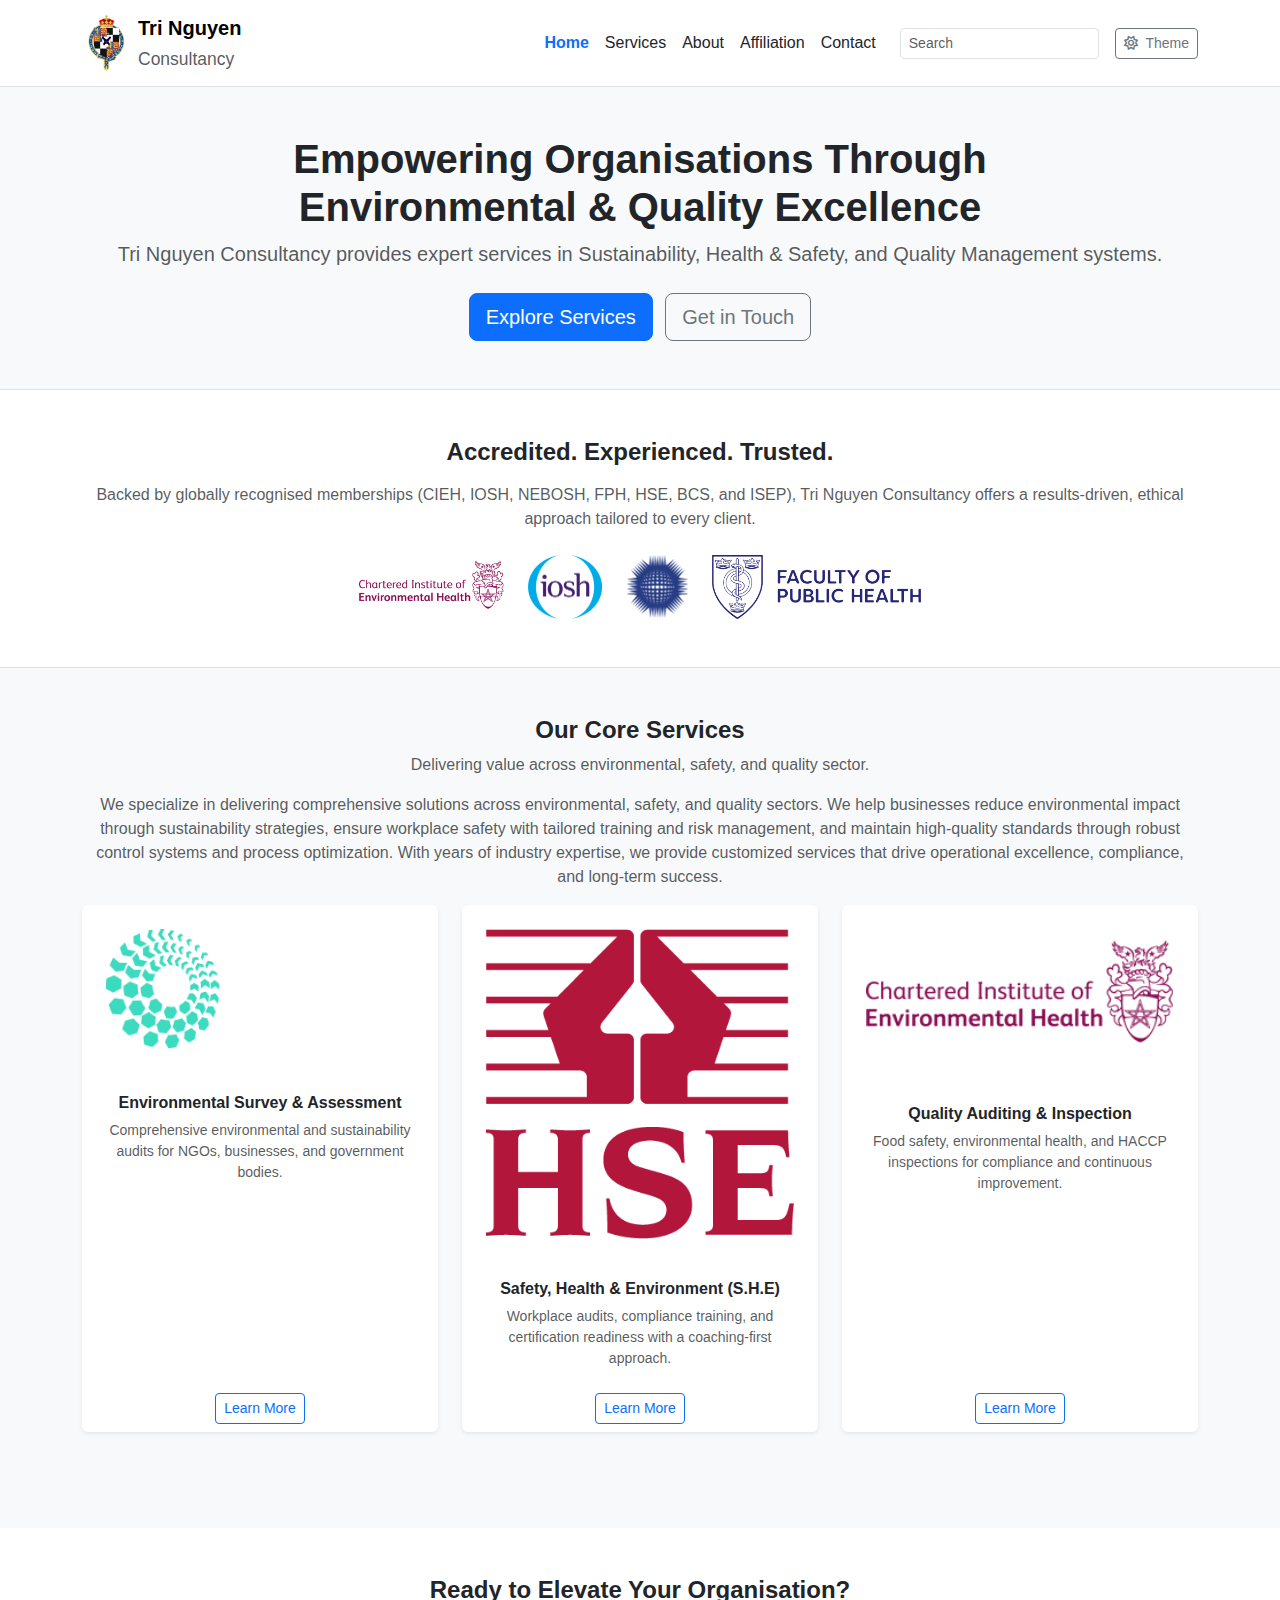
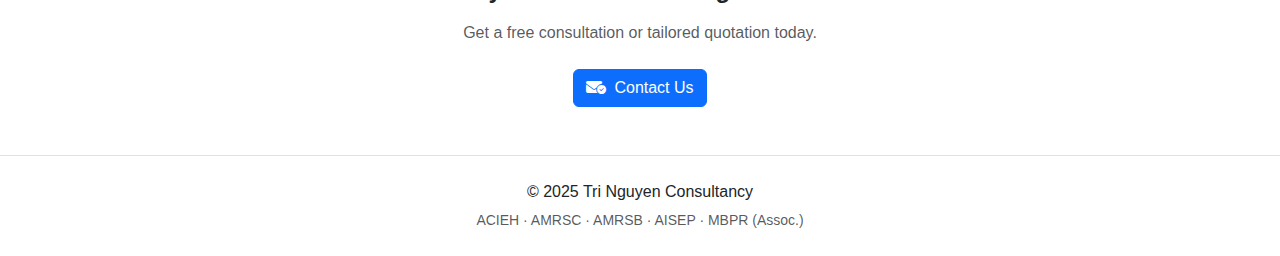
<file: index.htm>
<!doctype html>
<!-- Set document type to HTML -->

<html lang="en">
  <!-- Set Language to English -->

<head>
  <meta charset="utf-8" />
  <meta name="viewport" content="width=device-width, initial-scale=1" />

  <link href="https://cdn.jsdelivr.net/npm/bootstrap@5.3.2/dist/css/bootstrap.min.css" rel="stylesheet">
  <!-- Link to bootstrap CSS -->

  <link href="https://cdnjs.cloudflare.com/ajax/libs/font-awesome/6.5.0/css/all.min.css" rel="stylesheet">
  <!-- Link to font awesome -->

  <link href="visual/css/asset.css" rel="stylesheet">
  <!-- Link to custom CSS -->

  <title>Tri Nguyen Consultancy — Professional Services</title>
  <!-- Setting title -->

</head>
<!-- Setting page characteristics -->

<body class="bg-light">
  <!-- Setting default page colour to light mode -->

  <header>
    <nav class="navbar navbar-expand-lg navbar-light bg-white border-bottom shadow-sm">
      <div class="container">
        <a class="navbar-brand d-flex align-items-center" href="index.htm">
          <img src="./visual/img/Armv2.png" alt="Tri Nguyen logo" width="48" height="56" class="me-2">
          <div class="d-none d-md-block">
            <div class="fw-bold">Tri Nguyen</div>
            <small class="text-muted">Consultancy</small>
          </div>
        </a>
        <!-- Selectable button to bring back to main index htm -->
        <!-- Top left logo and website branding selectable setting -->

        <button class="navbar-toggler" type="button" data-bs-toggle="collapse" data-bs-target="#mainNav"
                aria-controls="mainNav" aria-expanded="false" aria-label="Toggle navigation">
          <span class="navbar-toggler-icon"></span>
        </button>
        <!-- Selectable collapsible button to for navigation bar when page is adapted to mobile -->

        <div class="collapse navbar-collapse" id="mainNav">

          <ul class="navbar-nav ms-auto align-items-lg-center mb-2 mb-lg-0">
            <li class="nav-item">
              <a class="nav-link active" href="index.htm"> Home </a>
              <!-- Setting active page highlight in nav bar -->
            </li>

            <li class="nav-item">
              <a class="nav-link" href="services.htm" aria-current="page"> Services </a>
            </li>

            <li class="nav-item">
              <a class="nav-link" href="about.htm"> About </a>
            </li>

            <li class="nav-item">
              <a class="nav-link" href="affiliation.htm"> Affiliation </a>
            </li>

            <li class="nav-item">
              <a class="nav-link" href="contact.htm"> Contact </a>
            </li>
            <!-- Navigation element -->

            <li class="nav-item ms-3">
              <form class="d-flex" role="search" aria-label="Site search">
                <label for="navSearch" class="visually-hidden"> Search </label>
                <input id="navSearch" class="form-control form-control-sm" type="search" placeholder="Search">
                <!-- Formatting for search box - with "search" pre-emp placeholder -->

              </form>
            </li>
            <!-- Search box -->

            <li class="nav-item ms-3">
              <button id="themeToggle" class="btn btn-outline-secondary btn-sm" aria-pressed="false" aria-label=
              "Toggle light/dark theme">
              <!-- Setting clickable button for theme change -->

                <i class="fa-regular fa-sun me-1"> </i>
                <!-- Setting changing (sun default) icon -->

                <span class="d-none d-sm-inline"> Theme </span>
              </button>
              <!-- Dark mode theme toggle switch -->

            </li>
          </ul>
          <!-- Main navigation bar when page is in laptop -->

        </div>
        <!-- Collapsible div for main nav bar - allow for transition into mobile -->

      </div>
    </nav>
    <!-- Whole nav bar section -->
  </header>
  <!-- Main top header -->

  <section class="position-relative bg-light py-5">
    <div class="container text-center">

      <div class="mb-4">
        <h1 class="display-6 fw-bold"> Empowering Organisations Through <br> Environmental & Quality Excellence </h1>
        <p class="lead text-muted">Tri Nguyen Consultancy provides expert services in Sustainability, Health & Safety, 
          and Quality Management systems.</p>
      </div>

      <div>
        <a href="services.htm" class="btn btn-primary btn-lg me-2">Explore Services</a>
        <a href="contact.htm" class="btn btn-outline-secondary btn-lg">Get in Touch</a>
      </div>
      <!-- Setting navigation for services and contact -->

    </div>
    
  </section>
  <!-- Intro box and overview -->

  <section class="py-5 bg-white border-top border-bottom">
    <div class="container text-center">
      <h2 class="h4 fw-bold mb-3"> Accredited. Experienced. Trusted. </h2>

      <p class="text-muted mb-4">
        Backed by globally recognised memberships (CIEH, IOSH, NEBOSH, FPH, HSE, BCS, and ISEP),
        Tri Nguyen Consultancy offers a results-driven, ethical approach tailored to every client.
      </p>
      <!-- mb section from bootstrap to add spacing -->

      <div class="d-flex justify-content-center align-items-center flex-wrap gap-4">
        <img src="./visual/img/CIEH.png" alt="CIEH" style="height:64px; object-fit:contain;">
        <img src="./visual/img/IOSH.png" alt="IOSH" style="height:64px; object-fit:contain;">
        <img src="./visual/img/NEBOSH.png" alt="NEBOSH" style="height:64px; object-fit:contain;">
        <img src="./visual/img/FPH.png" alt="FPH" style="height:64px; object-fit:contain;">
      </div>
      <!-- Container to center icon with spacing between -->

    </div>
    <!-- Container for centering text and icon -->

  </section>
  <!-- Display box -->

  <section class="py-5">
    <div class="container">
      <div class="text-center mb-5">
        <h2 class="h4 fw-bold">Our Core Services </h2>

        <p class="text-muted">
          Delivering value across environmental, safety, and quality sector.
        </p>

        <p class="text-muted"> 
          We specialize in delivering comprehensive solutions across environmental, safety, and 
          quality sectors. We help businesses reduce environmental impact through sustainability strategies, ensure 
          workplace safety with tailored training and risk management, and maintain high-quality standards through robust 
          control systems and process optimization. With years of industry expertise, we provide customized services 
          that drive operational excellence, compliance, and long-term success.
        </p>

      <div class="row g-4">

        <div class="col-md-4">
          <div class="card h-100 shadow-sm border-0">
            <img src="./visual/img/ISEP.png" class="card-img-top p-4" alt="Environmental icon">

            <div class="card-body">
              <h3 class="h6 fw-bold">Environmental Survey & Assessment</h3>

              <p class="small text-muted mb-0">
                Comprehensive environmental and sustainability audits for NGOs, businesses, and government bodies.
              </p>

            </div>
            
            <div class="card-footer bg-transparent border-0">
              <a href="services.htm#envPricing" class="btn btn-sm btn-outline-primary">Learn More</a>
            </div>
            <!-- Add selectable learn more button -->

          </div>
        </div>
        <!-- Logo card and services -->

        <div class="col-md-4">
          <div class="card h-100 shadow-sm border-0">
            <img src="./visual/img/HSE.png" class="card-img-top p-4" alt="Health & Safety icon">

            <div class="card-body">
              <h3 class="h6 fw-bold">Safety, Health & Environment (S.H.E)</h3>

              <p class="small text-muted mb-0">
                Workplace audits, compliance training, and certification readiness with a coaching-first approach.
              </p>
            </div>

            <div class="card-footer bg-transparent border-0">
              <a href="services.htm#shePricing" class="btn btn-sm btn-outline-primary">Learn More</a>
            </div>
            <!-- Add selectable learn more button -->

          </div>
        </div>
        <!-- Logo card and services -->

        <div class="col-md-4">
          <div class="card h-100 shadow-sm border-0">
            <img src="./visual/img/CIEH.png" class="card-img-top p-4" alt="Quality icon">

            <div class="card-body">
              <h3 class="h6 fw-bold">Quality Auditing & Inspection</h3>

              <p class="small text-muted mb-0">
                Food safety, environmental health, and HACCP inspections for compliance and continuous improvement.
              </p>
            </div>

            <div class="card-footer bg-transparent border-0">
              <a href="services.htm#qaPricing" class="btn btn-sm btn-outline-primary">Learn More</a>
            </div>
            <!-- Add selectable learn more button -->

          </div>
        </div>
        <!-- Logo card and services -->

      </div>
      <!-- Main card section for logo card -->

    </div>
  </section>
  <!-- Service Box -->
 
  <section class="py-5 bg-white text-center"> <!-- Setting default section styling -->
    <div class="container">
        <h2 class="h4 fw-bold mb-3">Ready to Elevate Your Organisation?</h2>
        <p class="text-muted mb-4">Get a free consultation or tailored quotation today.</p>
        
        <div class="d-flex justify-content-center mt-3 mt-md-0">
            <button class="btn btn-primary" data-bs-toggle="modal" data-bs-target="#quoteModal">
                <i class="fa-solid fa-envelope-circle-check me-2"></i>Contact Us
            </button>
            <!-- Setting button to open pop up box -->

        </div>
      <!-- Setting flex box to adjust button at center of page -->

    </div>
  </section>
  <!-- Contact Box -->

  <footer class="bg-white border-top py-4">
    <div class="container text-center">
      <p class="mb-1">&copy; 2025 Tri Nguyen Consultancy</p>
      <small class="text-muted">ACIEH · AMRSC · AMRSB · AISEP · MBPR (Assoc.)</small>
    </div>
  </footer>
  <!-- Footer bar -->

  <div class="modal fade" id="quoteModal" tabindex="-1" aria-labelledby="quoteModalLabel" aria-hidden="true">
    <div class="modal-dialog modal-dialog-centered modal-lg">
      <div class="modal-content">
        <div class="modal-header">
          <h5 class="modal-title" id="quoteModalLabel">Request a Quote — Tri Nguyen Consultancy</h5>
          <button type="button" class="btn-close" data-bs-dismiss="modal" aria-label="Close"></button>
        </div>
        <!-- Setting title for pop up box -->

        <form id="quoteForm" class="needs-validation" novalidate>
          <!-- Ensure input is required -->
           
          <div class="modal-body">
            <div class="row g-3">

              <div class="col-md-6">
                <label for="qName" class="form-label">Full name</label>
                <input id="qName" name="name" type="text" class="form-control" required>
                <div class="invalid-feedback">Please enter your name.</div>
                <!-- Setting missing field output -->

              </div>

              <div class="col-md-6">
                <label for="qEmail" class="form-label">Email</label>
                <input id="qEmail" name="email" type="email" class="form-control" required>
                <div class="invalid-feedback">Please enter a valid email.</div>
                <!-- Setting missing field output -->
                
              </div>

              <div class="col-12">
                <label for="qType" class="form-label">Service of interest</label>

                <select id="qType" name="service" class="form-select" required>
                  <option value="">Choose...</option>
                  <option>Environmental Survey</option>
                  <option>S.H.E Assessment</option>
                  <option>Quality Auditing</option>
                  <option>Project Management / Web Dev</option>
                </select>
                <!-- Setting selection -->

                <div class="invalid-feedback">Please select a service.</div>
                <!-- Setting missing field output -->

              </div>
              <!-- Setting service selection box -->

              <div class="col-12">
                <label for="qSummary" class="form-label">Project summary</label>
                <textarea id="qSummary" name="summary" class="form-control" rows="5" placeholder="Brief description"></textarea>
                <!-- Setting place holder text -->

              </div>
              <!-- Setting summary entry box -->

            </div>
          </div>
          
          <div class="modal-footer">
            <button type="reset" class="btn btn-outline-secondary">Clear</button>
            <button type="submit" class="btn btn-primary">Send request</button>
          </div>
          <!-- Setting clear and send button -->

        </form>
        <!-- Main contact form -->

      </div>
      <!-- Main pop-up window with trimmed faded border match up with pop-up window -->

    </div>
    <!-- Setting main inner section with faded outter boder-->

  </div>
 <!-- Pop out box for contact -->

  <div class="modal fade" id="successModal" tabindex="-1" aria-labelledby="successModalLabel" aria-hidden="true">
    <div class="modal-dialog modal-dialog-centered">
      <div class="modal-content">
        <div class="modal-header">
          <h5 class="modal-title" id="successModalLabel"> Form Successfully Submitted!</h5>
          <button type="button" class="btn-close" data-bs-dismiss="modal" aria-label="Close"></button>
        </div>
        <div class="modal-body">
          Thank you for your message, this has been sent successfully. And we will reach out to you in due course.
        </div>
        <div class="modal-footer">
          <button type="button" class="btn btn-primary" data-bs-dismiss="modal">Close</button>
        </div>
      </div>
    </div>
  </div>
<!-- Add success add model for pop up box -->


  <script src="https://cdn.jsdelivr.net/npm/bootstrap@5.3.2/dist/js/bootstrap.bundle.min.js"></script>
  <!-- Add bootstrap -->

  <script>
  const themeToggle = document.getElementById('themeToggle');
  const body = document.body;

  if (localStorage.getItem('theme') === 'dark') {
    body.classList.add('dark-mode');
    themeToggle.querySelector('i').classList.replace('fa-sun','fa-moon');
  }
  // Store theme mode locally so navigation across page maintain visual consistency unlike 2.HTM - Multi Page

  themeToggle.addEventListener('click', () => {
    body.classList.toggle('dark-mode');
    // Add toggle

    const icon = themeToggle.querySelector('i');
    // Allow for storing of icon

    if(body.classList.contains('dark-mode')){
      localStorage.setItem('theme','dark');
      icon.classList.replace('fa-sun','fa-moon');
      // Changing Icon section to moon for dark mode
    } 
    
    else {
      localStorage.setItem('theme','light');
      icon.classList.replace('fa-moon','fa-sun');
      // Changing Icon section to sun for light mode
    }
  });
// Theme selector

(function () {
      'use strict'
      // Allow functions to run as soon as it's defined

      const forms = document.querySelectorAll('.needs-validation')
      // Selects all forms with the class '.needs-validation' and stores them in the "forms" variable

      Array.from(forms).forEach(form => {
        // Converts the variables into an array to use forEach() to loop over each form individually

        form.addEventListener('submit', event => {
          // Adds an event listener for the submit on each form

          if (!form.checkValidity()) {
            event.preventDefault()
            event.stopPropagation()
          } 
          // Uses the built-in .checkValidity() method to check if the form is valid

          // If not 
          // Use event.preventDefault() to stops the form from submitting
          // Use event.stopPropagation() prevents the event from bubbling up to root

          else {
            event.preventDefault()
            const successModal = new bootstrap.Modal(document.getElementById('successModal'))
            successModal.show()
          }
          // If the form is valid:
          // Still prevents the default submission of "(event.preventDefault())", 
          // Then creates a Bootstrap modal instance targeting '#successModal'
          // Use ".show()" to displays the modal as a success message

          form.classList.add('was-validated')
          // Adds the class 'was-validated' to the form, which tells Bootstrap to show validation styles 
          // (green/red highlights for inputs or lack thereof).

        }, false)
        // Use event bubbling

      })
    })()
  // Adding bootstrap validation for contact us form  - allow for showing highlights in red as needed

  </script>
  <!-- Theme toggle and validation js script -->

</body>
<!-- End of section -->

</html>
</file>
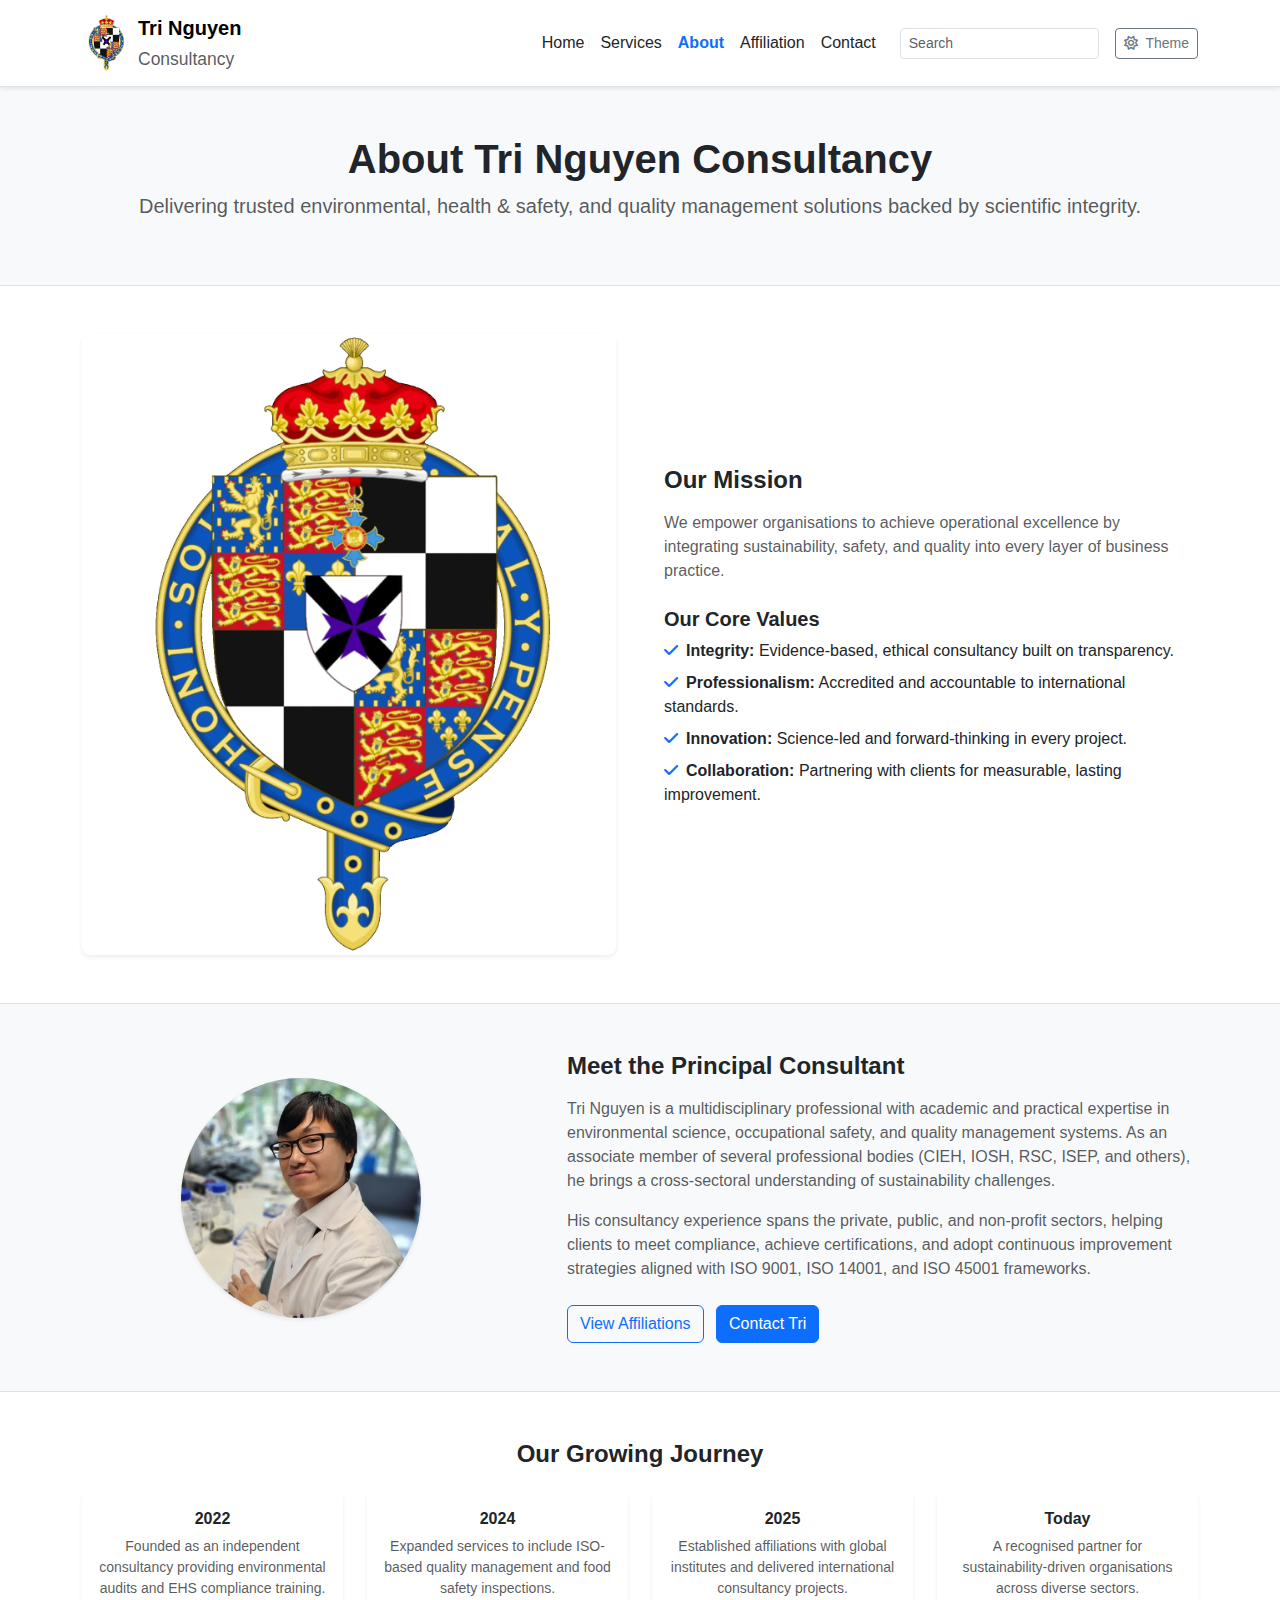
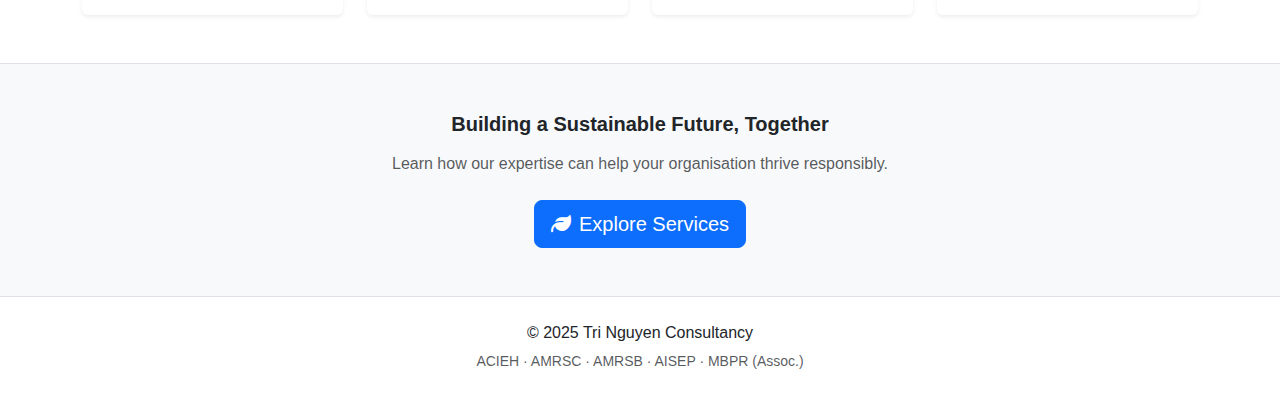
<file: about.htm>
<!doctype html>
<html lang="en">
<head>
  <meta charset="utf-8" />
  <meta name="viewport" content="width=device-width, initial-scale=1" />
  <title>About | Tri Nguyen Consultancy</title>

  <!-- Bootstrap CSS -->
  <link href="https://cdn.jsdelivr.net/npm/bootstrap@5.3.2/dist/css/bootstrap.min.css" rel="stylesheet">

  <!-- Font Awesome -->
  <link href="https://cdnjs.cloudflare.com/ajax/libs/font-awesome/6.5.0/css/all.min.css" rel="stylesheet">

  <!-- Custom CSS -->
  <link href="visual/css/asset.css" rel="stylesheet">
</head>
<body class="bg-light">

    <!-- NAVBAR -->
  <header>
    <nav class="navbar navbar-expand-lg navbar-light bg-white border-bottom shadow-sm">
      <div class="container">
        <a class="navbar-brand d-flex align-items-center" href="index.htm">
          <img src="./visual/img/Armv2.png" alt="Tri Nguyen logo" width="48" height="56" class="me-2">
          <div class="d-none d-md-block">
            <div class="fw-bold">Tri Nguyen</div>
            <small class="text-muted">Consultancy</small>
          </div>
        </a>

        <button class="navbar-toggler" type="button" data-bs-toggle="collapse" data-bs-target="#mainNav"
                aria-controls="mainNav" aria-expanded="false" aria-label="Toggle navigation">
          <span class="navbar-toggler-icon"></span>
        </button>

        <div class="collapse navbar-collapse" id="mainNav">
          <ul class="navbar-nav ms-auto align-items-lg-center mb-2 mb-lg-0">
            <li class="nav-item"><a class="nav-link" href="index.htm">Home</a></li>
            <li class="nav-item"><a class="nav-link" href="services.htm" aria-current="page">Services</a></li>
            <li class="nav-item"><a class="nav-link active" href="about.htm">About</a></li>
            <li class="nav-item"><a class="nav-link" href="affiliation.htm">Affiliation</a></li>
            <li class="nav-item"><a class="nav-link" href="contact.htm">Contact</a></li>

            <li class="nav-item ms-3">
              <form class="d-flex" role="search" aria-label="Site search">
                <label for="navSearch" class="visually-hidden">Search</label>
                <input id="navSearch" class="form-control form-control-sm" type="search" placeholder="Search">
              </form>
            </li>

            <li class="nav-item ms-3">
              <button id="themeToggle" class="btn btn-outline-secondary btn-sm" aria-pressed="false" aria-label="Toggle light/dark theme">
                <i class="fa-regular fa-sun me-1"></i>
                <span class="d-none d-sm-inline">Theme</span>
              </button>
            </li>
          </ul>
        </div>
      </div>
    </nav>
  </header>

  <!-- HERO -->
  <section class="bg-light py-5 text-center border-bottom">
    <div class="container">
      <h1 class="display-6 fw-bold">About Tri Nguyen Consultancy</h1>
      <p class="lead text-muted">
        Delivering trusted environmental, health & safety, and quality management solutions backed by scientific integrity.
      </p>
    </div>
  </section>

  <!-- MISSION & VALUES -->
  <section class="py-5 bg-white">
    <div class="container">
      <div class="row align-items-center g-5">
        <div class="col-lg-6">
          <img src="./visual/img/Armv2.png" alt="Consultancy" class="img-fluid rounded-3 shadow-sm">
        </div>
        <div class="col-lg-6">
          <h2 class="h4 fw-bold mb-3">Our Mission</h2>
          <p class="text-muted mb-4">
            We empower organisations to achieve operational excellence by integrating sustainability, safety, and quality into every layer of business practice.
          </p>

          <h3 class="h5 fw-bold mb-2">Our Core Values</h3>
          <ul class="list-unstyled">
            <li class="mb-2"><i class="fa-solid fa-check text-primary me-2"></i><strong>Integrity:</strong> Evidence-based, ethical consultancy built on transparency.</li>
            <li class="mb-2"><i class="fa-solid fa-check text-primary me-2"></i><strong>Professionalism:</strong> Accredited and accountable to international standards.</li>
            <li class="mb-2"><i class="fa-solid fa-check text-primary me-2"></i><strong>Innovation:</strong> Science-led and forward-thinking in every project.</li>
            <li><i class="fa-solid fa-check text-primary me-2"></i><strong>Collaboration:</strong> Partnering with clients for measurable, lasting improvement.</li>
          </ul>
        </div>
      </div>
    </div>
  </section>

  <!-- PROFILE SECTION -->
  <section class="py-5 bg-light border-top border-bottom">
    <div class="container">
      <div class="row align-items-center g-5">
        <div class="col-lg-5 text-center">
          <img src="./visual/img/profilepic.jpg" alt="Tri Nguyen portrait" class="img-fluid rounded-circle shadow-sm" width="240" height="240">
        </div>
        <div class="col-lg-7">
          <h2 class="h4 fw-bold mb-3">Meet the Principal Consultant</h2>
          <p class="text-muted">
            Tri Nguyen is a multidisciplinary professional with academic and practical expertise in environmental science, occupational safety, and quality management systems.  
            As an associate member of several professional bodies (CIEH, IOSH, RSC, ISEP, and others), he brings a cross-sectoral understanding of sustainability challenges.
          </p>
          <p class="text-muted mb-4">
            His consultancy experience spans the private, public, and non-profit sectors, helping clients to meet compliance, achieve certifications, and adopt continuous improvement strategies aligned with ISO 9001, ISO 14001, and ISO 45001 frameworks.
          </p>

          <a href="affiliation.htm" class="btn btn-outline-primary me-2">View Affiliations</a>
          <a href="contact.htm" class="btn btn-primary">Contact Tri</a>
        </div>
      </div>
    </div>
  </section>

  <!-- TIMELINE / JOURNEY -->
  <section class="py-5 bg-white">
    <div class="container text-center">
      <h2 class="h4 fw-bold mb-4">Our Growing Journey</h2>

      <div class="row justify-content-center g-4">
        <div class="col-md-3">
          <div class="card h-100 border-0 shadow-sm">
            <div class="card-body">
              <h3 class="h6 fw-bold">2022</h3>
              <p class="small text-muted mb-0">Founded as an independent consultancy providing environmental audits and EHS compliance training.</p>
            </div>
          </div>
        </div>

        <div class="col-md-3">
          <div class="card h-100 border-0 shadow-sm">
            <div class="card-body">
              <h3 class="h6 fw-bold">2024</h3>
              <p class="small text-muted mb-0">Expanded services to include ISO-based quality management and food safety inspections.</p>
            </div>
          </div>
        </div>

        <div class="col-md-3">
          <div class="card h-100 border-0 shadow-sm">
            <div class="card-body">
              <h3 class="h6 fw-bold">2025</h3>
              <p class="small text-muted mb-0">Established affiliations with global institutes and delivered international consultancy projects.</p>
            </div>
          </div>
        </div>

        <div class="col-md-3">
          <div class="card h-100 border-0 shadow-sm">
            <div class="card-body">
              <h3 class="h6 fw-bold">Today</h3>
              <p class="small text-muted mb-0">A recognised partner for sustainability-driven organisations across diverse sectors.</p>
            </div>
          </div>
        </div>
      </div>
    </div>
  </section>

  <!-- CTA -->
  <section class="py-5 bg-light text-center border-top">
    <div class="container">
      <h2 class="h5 fw-bold mb-3">Building a Sustainable Future, Together</h2>
      <p class="text-muted mb-4">Learn how our expertise can help your organisation thrive responsibly.</p>
      <a href="services.htm" class="btn btn-primary btn-lg">
        <i class="fa-solid fa-leaf me-2"></i>Explore Services
      </a>
    </div>
  </section>

  <!-- FOOTER -->
  <footer class="bg-white border-top py-4">
    <div class="container text-center">
      <p class="mb-1">&copy; 2025 Tri Nguyen Consultancy</p>
      <small class="text-muted">ACIEH · AMRSC · AMRSB · AISEP · MBPR (Assoc.)</small>
    </div>
  </footer>

  <!-- Bootstrap JS Bundle -->
  <script src="https://cdn.jsdelivr.net/npm/bootstrap@5.3.2/dist/js/bootstrap.bundle.min.js"></script>

  <!-- Theme Toggle JS -->
  <script>
  const themeToggle = document.getElementById('themeToggle');
  const body = document.body;

  // 1. Apply saved theme on page load
  if (localStorage.getItem('theme') === 'dark') {
    body.classList.add('dark-mode');
    themeToggle.querySelector('i').classList.remove('fa-sun');
    themeToggle.querySelector('i').classList.add('fa-moon');
  }

  // 2. Toggle theme on button click
  themeToggle.addEventListener('click', () => {
    body.classList.toggle('dark-mode');
    const icon = themeToggle.querySelector('i');

    if (body.classList.contains('dark-mode')) {
      localStorage.setItem('theme', 'dark'); // save preference
      icon.classList.remove('fa-sun');
      icon.classList.add('fa-moon');
    } else {
      localStorage.setItem('theme', 'light'); // save preference
      icon.classList.remove('fa-moon');
      icon.classList.add('fa-sun');
    }
  });
</script>
</body>
</html>
</file>
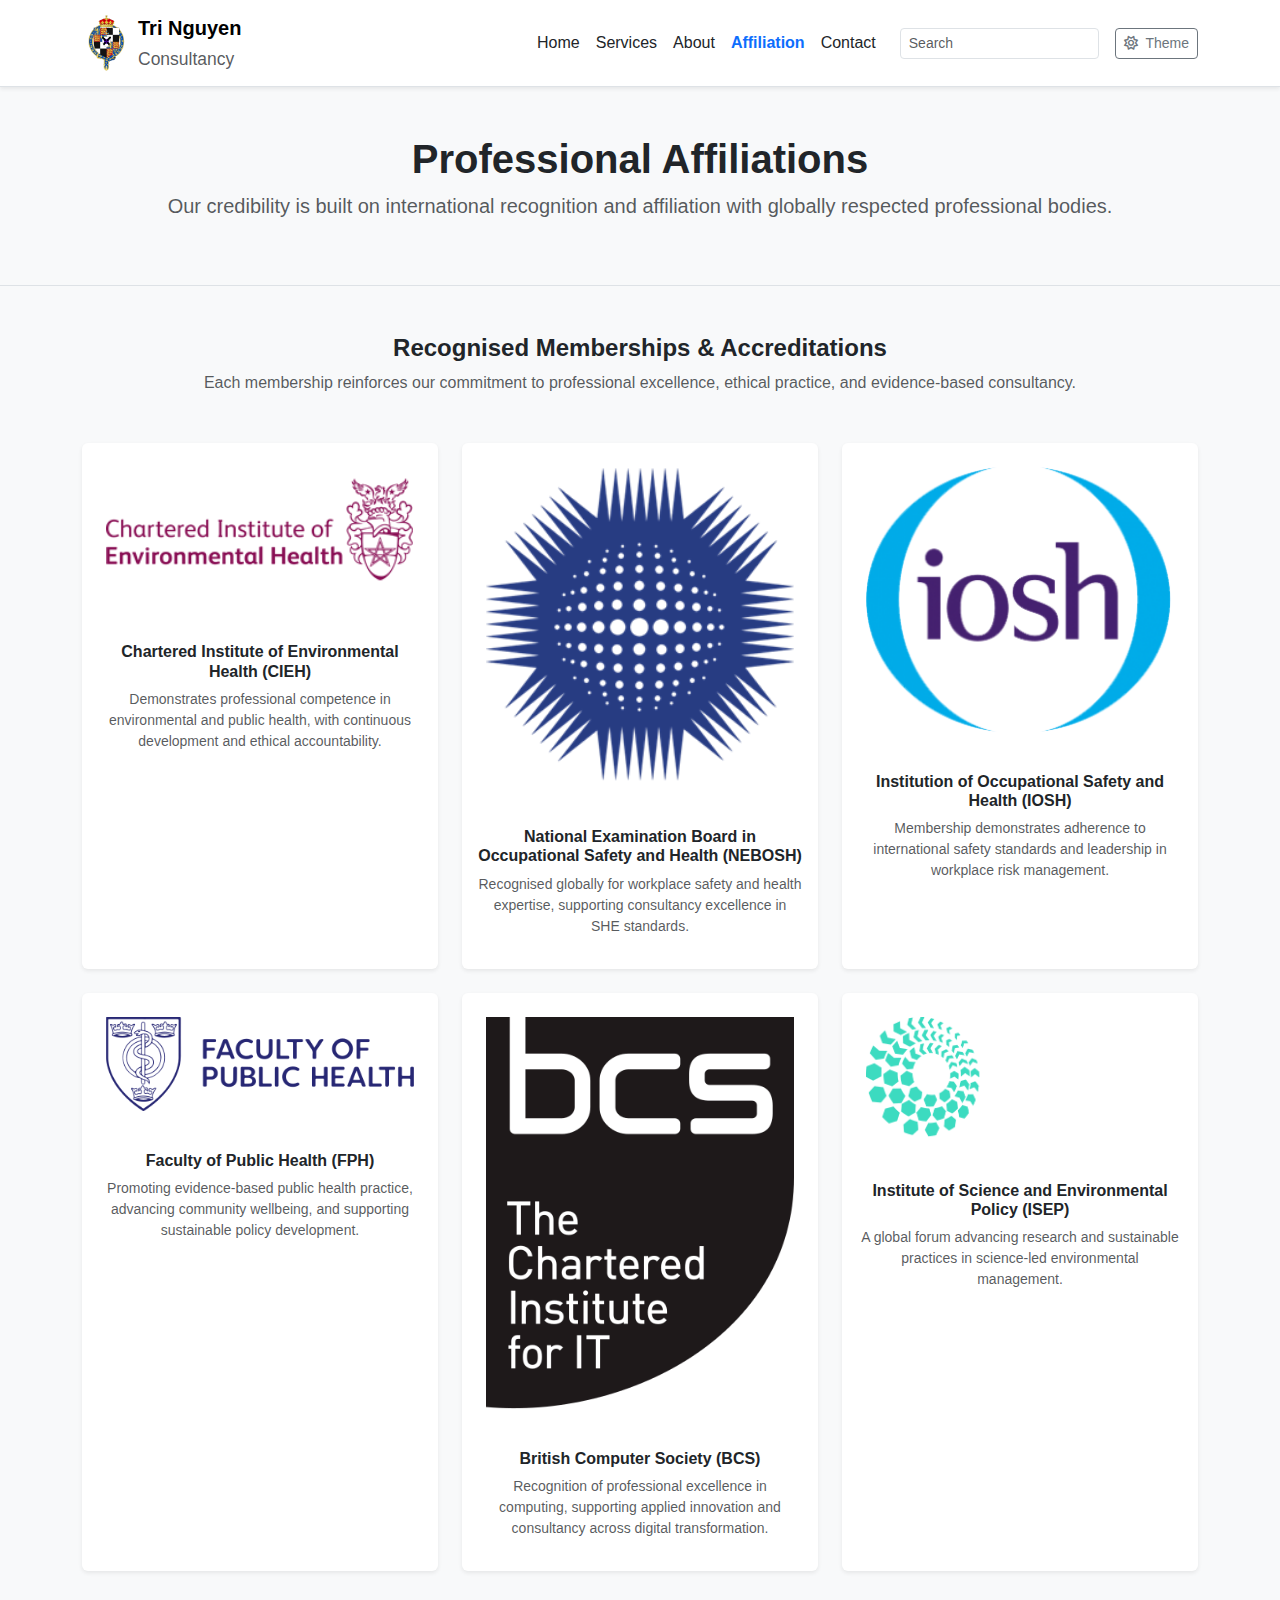
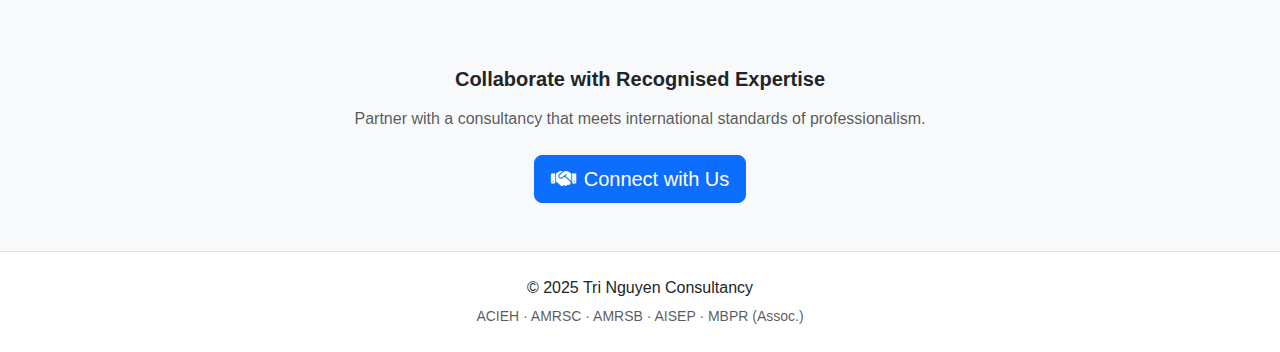
<file: affiliation.htm>
<!doctype html>
<!-- Set document type to HTML -->

<html lang="en">
  <!-- Set Language to English -->

<head>
  <meta charset="utf-8" />
  <meta name="viewport" content="width=device-width, initial-scale=1" />

  <link href="https://cdn.jsdelivr.net/npm/bootstrap@5.3.2/dist/css/bootstrap.min.css" rel="stylesheet">
  <!-- Link to bootstrap CSS -->

  <link href="https://cdnjs.cloudflare.com/ajax/libs/font-awesome/6.5.0/css/all.min.css" rel="stylesheet">
  <!-- Link to font awesome -->

  <link href="visual/css/asset.css" rel="stylesheet">
  <!-- Link to custom CSS -->

  <title>Tri Nguyen Consultancy — Professional Services</title>
  <!-- Setting title -->

</head>
<!-- Setting page characteristics -->

<body class="bg-light">
  <!-- Setting default page colour to light mode -->

  <header>
    <nav class="navbar navbar-expand-lg navbar-light bg-white border-bottom shadow-sm">
      <div class="container">
        <a class="navbar-brand d-flex align-items-center" href="index.htm">
          <img src="./visual/img/Armv2.png" alt="Tri Nguyen logo" width="48" height="56" class="me-2">
          <div class="d-none d-md-block">
            <div class="fw-bold">Tri Nguyen</div>
            <small class="text-muted">Consultancy</small>
          </div>
        </a>
        <!-- Selectable button to bring back to main index htm -->
        <!-- Top left logo and website branding selectable setting -->

        <button class="navbar-toggler" type="button" data-bs-toggle="collapse" data-bs-target="#mainNav"
                aria-controls="mainNav" aria-expanded="false" aria-label="Toggle navigation">
          <span class="navbar-toggler-icon"></span>
        </button>
        <!-- Selectable collapsible button to for navigation bar when page is adapted to mobile -->

        <div class="collapse navbar-collapse" id="mainNav">

          <ul class="navbar-nav ms-auto align-items-lg-center mb-2 mb-lg-0">
            <li class="nav-item">
              <a class="nav-link" href="index.htm"> Home </a>
            </li>

            <li class="nav-item">
              <a class="nav-link" href="services.htm" aria-current="page"> Services </a>
            </li>

            <li class="nav-item">
              <a class="nav-link" href="about.htm"> About </a>
            </li>

            <li class="nav-item">
              <a class="nav-link active" href="affiliation.htm"> Affiliation </a>
              <!-- Setting active page highlight in nav bar -->
            </li>

            <li class="nav-item">
              <a class="nav-link" href="contact.htm"> Contact </a>
            </li>
            <!-- Navigation element -->

            <li class="nav-item ms-3">
              <form class="d-flex" role="search" aria-label="Site search">
                <label for="navSearch" class="visually-hidden"> Search </label>
                <input id="navSearch" class="form-control form-control-sm" type="search" placeholder="Search">
                <!-- Formatting for search box - with "search" pre-emp placeholder -->

              </form>
            </li>
            <!-- Search box -->

            <li class="nav-item ms-3">
              <button id="themeToggle" class="btn btn-outline-secondary btn-sm" aria-pressed="false" aria-label=
              "Toggle light/dark theme">
              <!-- Setting clickable button for theme change -->

                <i class="fa-regular fa-sun me-1"> </i>
                <!-- Setting changing (sun default) icon -->

                <span class="d-none d-sm-inline"> Theme </span>
              </button>
              <!-- Dark mode theme toggle switch -->

            </li>
          </ul>
          <!-- Main navigation bar when page is in laptop -->

        </div>
        <!-- Collapsible div for main nav bar - allow for transition into mobile -->

      </div>
    </nav>
    <!-- Whole nav bar section -->
  </header>
  <!-- Main top header -->





  <!-- HERO SECTION -->
  <section class="py-5 text-center border-bottom transition-all">
    <div class="container">
      <h1 class="display-6 fw-bold">Professional Affiliations</h1>
      <p class="lead text-muted">
        Our credibility is built on international recognition and affiliation with globally respected professional bodies.
      </p>
    </div>
  </section>

  <!-- AFFILIATION CONTENT -->
  <main class="py-5 transition-all">
    <div class="container affiliation-section">
      <div class="text-center mb-5">
        <h2 class="h4 fw-bold">Recognised Memberships & Accreditations</h2>
        <p class="text-muted mb-0">
          Each membership reinforces our commitment to professional excellence, ethical practice, and evidence-based consultancy.
        </p>
      </div>

      <div class="row g-4">

        <!-- Card 1 -->
        <div class="col-md-4">
          <div class="card h-100 border-0 shadow-sm text-center">
            <img src="./visual/img/CIEH.png" class="card-img-top p-4" alt="CIEH logo">
            <div class="card-body">
              <h3 class="h6 fw-bold mb-2">Chartered Institute of Environmental Health (CIEH)</h3>
              <p class="small text-muted">
                Demonstrates professional competence in environmental and public health, with continuous development and ethical accountability.
              </p>
            </div>
          </div>
        </div>

        <!-- Card 2 -->
        <div class="col-md-4">
          <div class="card h-100 border-0 shadow-sm text-center">
            <img src="./visual/img/NEBOSH.png" class="card-img-top p-4" alt="NEBOSH logo">
            <div class="card-body">
              <h3 class="h6 fw-bold mb-2">National Examination Board in Occupational Safety and Health (NEBOSH)</h3>
              <p class="small text-muted">
                Recognised globally for workplace safety and health expertise, supporting consultancy excellence in SHE standards.
              </p>
            </div>
          </div>
        </div>

        <!-- Card 3 -->
        <div class="col-md-4">
          <div class="card h-100 border-0 shadow-sm text-center">
            <img src="./visual/img/IOSH.png" class="card-img-top p-4" alt="IOSH logo">
            <div class="card-body">
              <h3 class="h6 fw-bold mb-2">Institution of Occupational Safety and Health (IOSH)</h3>
              <p class="small text-muted">
                Membership demonstrates adherence to international safety standards and leadership in workplace risk management.
              </p>
            </div>
          </div>
        </div>

        <!-- Card 4 -->
        <div class="col-md-4">
          <div class="card h-100 border-0 shadow-sm text-center">
            <img src="./visual/img/FPH.png" class="card-img-top p-4" alt="FPH logo">
            <div class="card-body">
              <h3 class="h6 fw-bold mb-2">Faculty of Public Health (FPH)</h3>
              <p class="small text-muted">
                Promoting evidence-based public health practice, advancing community wellbeing, and supporting sustainable policy development.
              </p>
            </div>
          </div>
        </div>

        <!-- Card 5 -->
        <div class="col-md-4">
          <div class="card h-100 border-0 shadow-sm text-center">
            <img src="./visual/img/bcslogo.png" class="card-img-top p-4" alt="BCS logo">
            <div class="card-body">
              <h3 class="h6 fw-bold mb-2">British Computer Society (BCS)</h3>
              <p class="small text-muted">
                Recognition of professional excellence in computing, supporting applied innovation and consultancy across digital transformation.
              </p>
            </div>
          </div>
        </div>

        <!-- Card 6 -->
        <div class="col-md-4">
          <div class="card h-100 border-0 shadow-sm text-center">
            <img src="./visual/img/ISEP.png" class="card-img-top p-4" alt="ISEP logo">
            <div class="card-body">
              <h3 class="h6 fw-bold mb-2">Institute of Science and Environmental Policy (ISEP)</h3>
              <p class="small text-muted">
                A global forum advancing research and sustainable practices in science-led environmental management.
              </p>
            </div>
          </div>
        </div>

      </div>
    </div>
  </main>

  <!-- CTA SECTION -->
  <section class="py-5 text-center transition-all">
    <div class="container">
      <h2 class="h5 fw-bold mb-3">Collaborate with Recognised Expertise</h2>
      <p class="text-muted mb-4">Partner with a consultancy that meets international standards of professionalism.</p>
      <a href="contact.htm" class="btn btn-primary btn-lg">
        <i class="fa-solid fa-handshake me-2"></i>Connect with Us
      </a>
    </div>
  </section>

  <footer class="bg-white border-top py-4">
    <div class="container text-center">
      <p class="mb-1">&copy; 2025 Tri Nguyen Consultancy</p>
      <small class="text-muted">ACIEH · AMRSC · AMRSB · AISEP · MBPR (Assoc.)</small>
    </div>
  </footer>
  <!-- Footer bar -->

  <script src="https://cdn.jsdelivr.net/npm/bootstrap@5.3.2/dist/js/bootstrap.bundle.min.js"></script>
  <!-- Add bootstrap -->

  <script>
  const themeToggle = document.getElementById('themeToggle');
  const body = document.body;

  if (localStorage.getItem('theme') === 'dark') {
    body.classList.add('dark-mode');
    themeToggle.querySelector('i').classList.replace('fa-sun','fa-moon');
  }
  // Store theme mode locally so navigation across page maintain visual consistency unlike 2.HTM - Multi Page

  themeToggle.addEventListener('click', () => {
    body.classList.toggle('dark-mode');
    // Add toggle

    const icon = themeToggle.querySelector('i');
    // Allow for storing of icon

    if(body.classList.contains('dark-mode')){
      localStorage.setItem('theme','dark');
      icon.classList.replace('fa-sun','fa-moon');
      // Changing Icon section to moon for dark mode
    } 
    
    else {
      localStorage.setItem('theme','light');
      icon.classList.replace('fa-moon','fa-sun');
      // Changing Icon section to sun for light mode
    }
  });
// Theme selector

  </script>
  <!-- Theme toggle js script -->

</body>
<!-- End of section -->

</html>
</file>
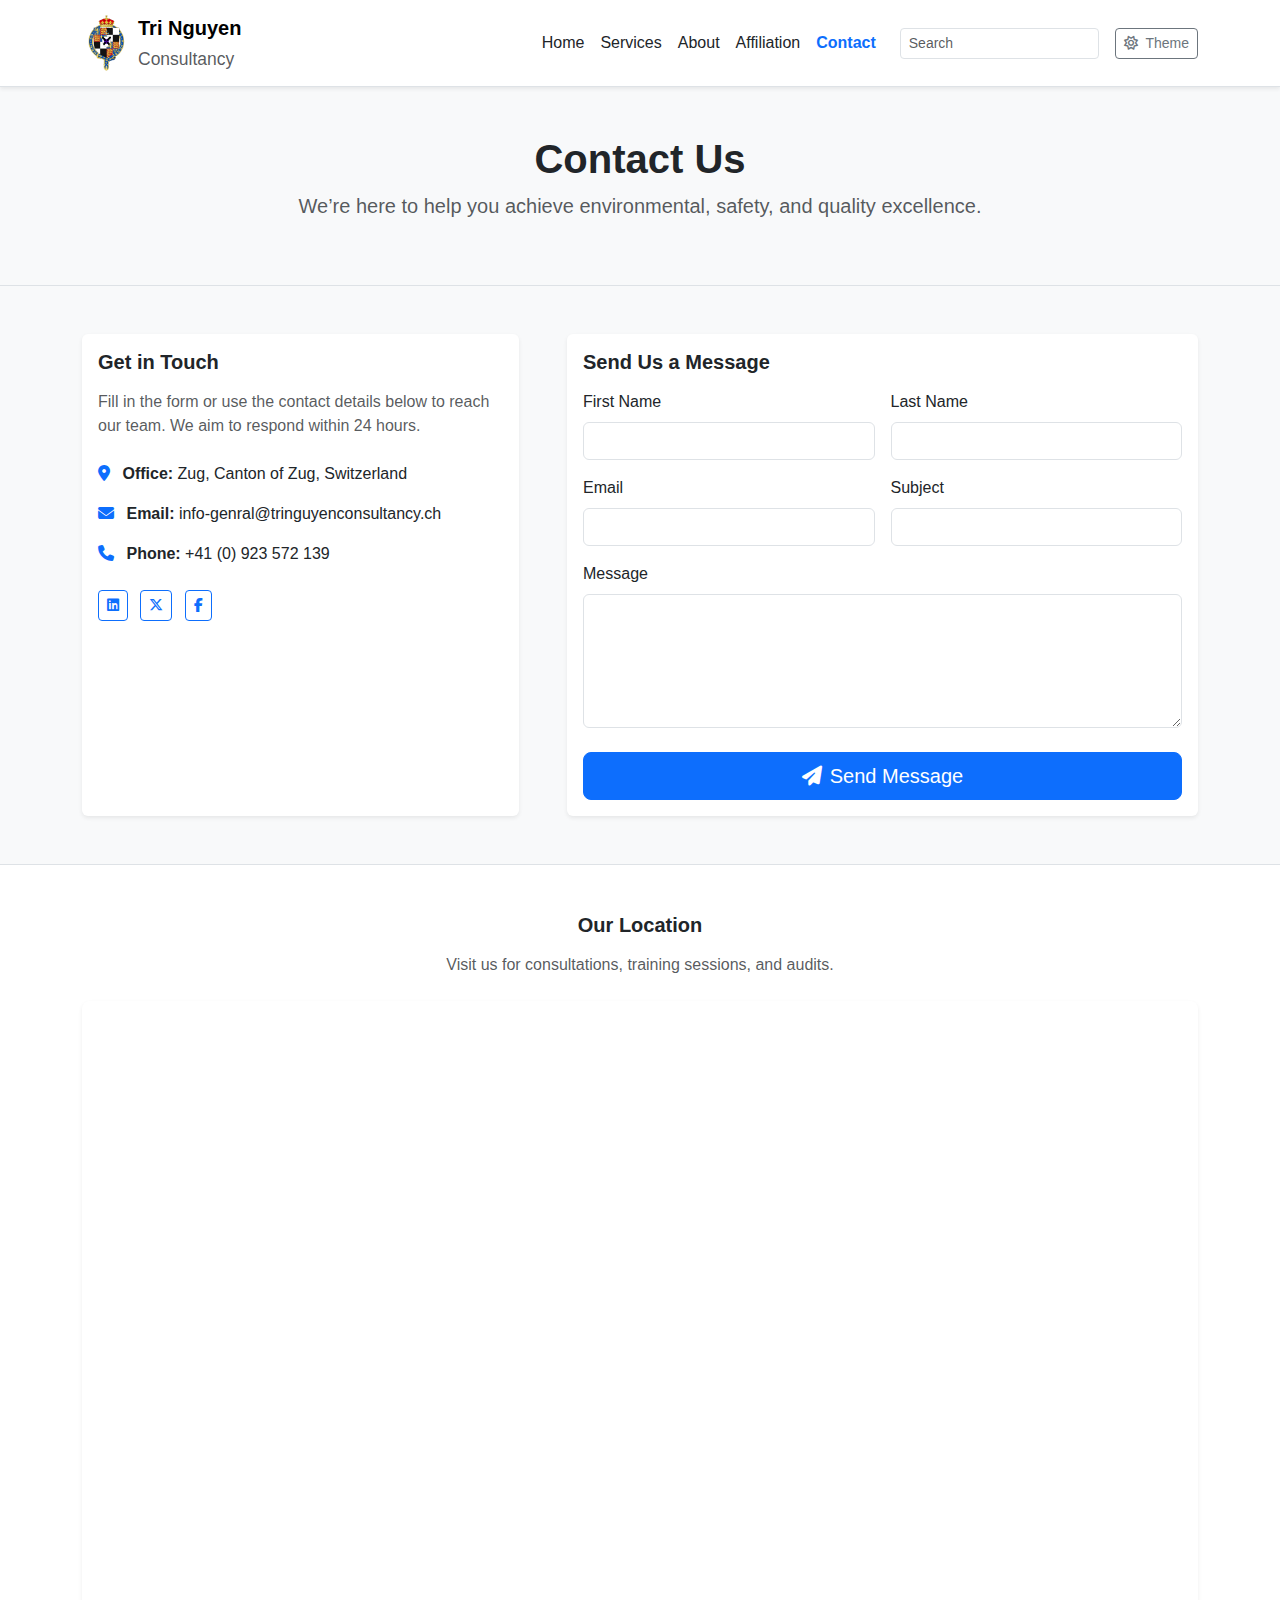
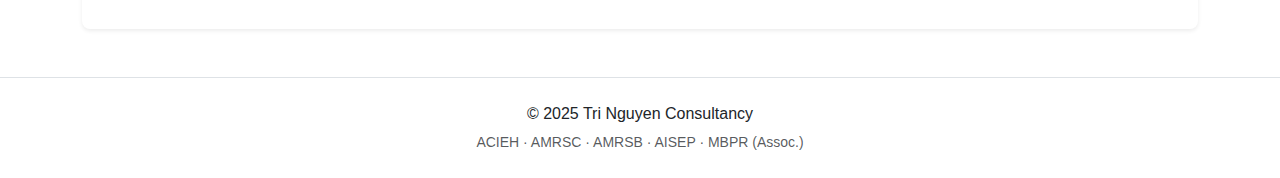
<file: contact.htm>
<!doctype html>
<html lang="en">
<head>
  <meta charset="utf-8" />
  <meta name="viewport" content="width=device-width, initial-scale=1" />
  <title>Contact | Tri Nguyen Consultancy</title>

  <!-- Bootstrap CSS -->
  <link href="https://cdn.jsdelivr.net/npm/bootstrap@5.3.2/dist/css/bootstrap.min.css" rel="stylesheet">

  <!-- Font Awesome -->
  <link href="https://cdnjs.cloudflare.com/ajax/libs/font-awesome/6.5.0/css/all.min.css" rel="stylesheet">

  <!-- Custom CSS -->
  <link href="visual/css/asset.css" rel="stylesheet">
</head>
<body class="bg-light">

    <!-- NAVBAR -->
  <header>
    <nav class="navbar navbar-expand-lg navbar-light bg-white border-bottom shadow-sm">
      <div class="container">
        <a class="navbar-brand d-flex align-items-center" href="index.htm">
          <img src="./visual/img/Armv2.png" alt="Tri Nguyen logo" width="48" height="56" class="me-2">
          <div class="d-none d-md-block">
            <div class="fw-bold">Tri Nguyen</div>
            <small class="text-muted">Consultancy</small>
          </div>
        </a>

        <button class="navbar-toggler" type="button" data-bs-toggle="collapse" data-bs-target="#mainNav"
                aria-controls="mainNav" aria-expanded="false" aria-label="Toggle navigation">
          <span class="navbar-toggler-icon"></span>
        </button>

        <div class="collapse navbar-collapse" id="mainNav">
          <ul class="navbar-nav ms-auto align-items-lg-center mb-2 mb-lg-0">
            <li class="nav-item"><a class="nav-link" href="index.htm">Home</a></li>
            <li class="nav-item"><a class="nav-link" href="services.htm" aria-current="page">Services</a></li>
            <li class="nav-item"><a class="nav-link" href="about.htm">About</a></li>
            <li class="nav-item"><a class="nav-link" href="affiliation.htm">Affiliation</a></li>
            <li class="nav-item"><a class="nav-link active" href="contact.htm">Contact</a></li>

            <li class="nav-item ms-3">
              <form class="d-flex" role="search" aria-label="Site search">
                <label for="navSearch" class="visually-hidden">Search</label>
                <input id="navSearch" class="form-control form-control-sm" type="search" placeholder="Search">
              </form>
            </li>

            <li class="nav-item ms-3">
              <button id="themeToggle" class="btn btn-outline-secondary btn-sm" aria-pressed="false" aria-label="Toggle light/dark theme">
                <i class="fa-regular fa-sun me-1"></i>
                <span class="d-none d-sm-inline">Theme</span>
              </button>
            </li>
          </ul>
        </div>
      </div>
    </nav>
  </header>

  <!-- CONTACT HERO -->
  <section class="bg-light py-5 text-center border-bottom">
    <div class="container">
      <h1 class="display-6 fw-bold">Contact Us</h1>
      <p class="lead text-muted">We’re here to help you achieve environmental, safety, and quality excellence.</p>
    </div>
  </section>

  <!-- CONTACT FORM SECTION -->
  <section class="py-5">
    <div class="container">
      <div class="row g-5">
        
        <!-- LEFT: CONTACT INFO -->
        <div class="col-lg-5">
          <div class="card shadow-sm border-0 h-100">
            <div class="card-body">
              <h2 class="h5 fw-bold mb-3">Get in Touch</h2>
              <p class="text-muted mb-4">
                Fill in the form or use the contact details below to reach our team. We aim to respond within 24 hours.
              </p>

              <ul class="list-unstyled">
                <li class="mb-3">
                  <i class="fa-solid fa-location-dot me-2 text-primary"></i>
                  <strong>Office:</strong> Zug, Canton of Zug, Switzerland
                </li>
                <li class="mb-3">
                  <i class="fa-solid fa-envelope me-2 text-primary"></i>
                  <strong>Email:</strong> info-genral@tringuyenconsultancy.ch
                </li>
                <li class="mb-3">
                  <i class="fa-solid fa-phone me-2 text-primary"></i>
                  <strong>Phone:</strong> +41 (0) 923 572 139
                </li>
              </ul>

              <div class="mt-4">
                <a href="https://www.linkedin.com/in/tri-nguyen-476619170/" target="_blank" class="btn btn-outline-primary btn-sm me-2">
                  <i class="fa-brands fa-linkedin"></i>
                </a>
                <a href="https://twitter.com" target="_blank" class="btn btn-outline-primary btn-sm me-2">
                  <i class="fa-brands fa-x-twitter"></i>
                </a>
                <a href="https://facebook.com" target="_blank" class="btn btn-outline-primary btn-sm">
                  <i class="fa-brands fa-facebook-f"></i>
                </a>
              </div>
            </div>
          </div>
        </div>

        <!-- RIGHT: FORM -->
        <div class="col-lg-7">
          <div class="card shadow-sm border-0">
            <div class="card-body">
              <h2 class="h5 fw-bold mb-3">Send Us a Message</h2>

              <form class="needs-validation" novalidate>
                <div class="row g-3">
                  <div class="col-md-6">
                    <label for="firstName" class="form-label">First Name</label>
                    <input type="text" class="form-control" id="firstName" required>
                    <div class="invalid-feedback">Please enter your first name.</div>
                  </div>

                  <div class="col-md-6">
                    <label for="lastName" class="form-label">Last Name</label>
                    <input type="text" class="form-control" id="lastName" required>
                    <div class="invalid-feedback">Please enter your last name.</div>
                  </div>

                  <div class="col-md-6">
                    <label for="email" class="form-label">Email</label>
                    <input type="email" class="form-control" id="email" required>
                    <div class="invalid-feedback">Please provide a valid email address.</div>
                  </div>

                  <div class="col-md-6">
                    <label for="subject" class="form-label">Subject</label>
                    <input type="text" class="form-control" id="subject" required>
                    <div class="invalid-feedback">Please enter a subject.</div>
                  </div>

                  <div class="col-12">
                    <label for="message" class="form-label">Message</label>
                    <textarea class="form-control" id="message" rows="5" required></textarea>
                    <div class="invalid-feedback">Please enter a message.</div>
                  </div>
                </div>

                <div class="d-grid mt-4">
                  <button class="btn btn-primary btn-lg" type="submit">
                    <i class="fa-solid fa-paper-plane me-2"></i>Send Message
                  </button>
                </div>
              </form>
            </div>
          </div>
        </div>

      </div>
    </div>
  </section>

  <!-- MAP / LOCATION -->
  <section class="py-5 bg-white border-top">
    <div class="container text-center">
      <h2 class="h5 fw-bold mb-3">Our Location</h2>
      <p class="text-muted mb-4">Visit us for consultations, training sessions, and audits.</p>
      <div class="ratio ratio-16x9 shadow-sm rounded-3">
        <iframe 
          src="https://www.google.com/maps?q=Zug,+Switzerland&output=embed" 
          width="600" height="450" style="border:0;" allowfullscreen="" loading="lazy">
        </iframe>
      </div>
    </div>
  </section>

  <!-- FOOTER -->
  <footer class="bg-white border-top py-4">
    <div class="container text-center">
      <p class="mb-1">&copy; 2025 Tri Nguyen Consultancy</p>
      <small class="text-muted">ACIEH · AMRSC · AMRSB · AISEP · MBPR (Assoc.)</small>
    </div>
  </footer>


  <script>
    // Bootstrap form validation
    (function () {
      'use strict'
      const forms = document.querySelectorAll('.needs-validation')
      Array.from(forms).forEach(form => {
        form.addEventListener('submit', event => {
          if (!form.checkValidity()) {
            event.preventDefault()
            event.stopPropagation()
          } else {
            event.preventDefault()
            const successModal = new bootstrap.Modal(document.getElementById('successModal'))
            successModal.show()
          }
          form.classList.add('was-validated')
        }, false)
      })
    })()
  </script>

  <!-- Success Modal -->
  <div class="modal fade" id="successModal" tabindex="-1" aria-labelledby="successModalLabel" aria-hidden="true">
    <div class="modal-dialog modal-dialog-centered">
      <div class="modal-content">
        <div class="modal-header bg-primary text-white">
          <h5 class="modal-title" id="successModalLabel"><i class="fa-solid fa-circle-check me-2"></i>Message Sent</h5>
          <button type="button" class="btn-close btn-close-white" data-bs-dismiss="modal" aria-label="Close"></button>
        </div>
        <div class="modal-body text-center py-4">
          <p>Thank you for reaching out. We’ll get back to you shortly.</p>
        </div>
        <div class="modal-footer justify-content-center">
          <button type="button" class="btn btn-primary" data-bs-dismiss="modal">Close</button>
        </div>
      </div>
    </div>
  </div>


  <!-- Bootstrap JS Bundle -->
  <script src="https://cdn.jsdelivr.net/npm/bootstrap@5.3.2/dist/js/bootstrap.bundle.min.js"></script>

  <!-- Theme Toggle JS -->
  <script>
  const themeToggle = document.getElementById('themeToggle');
  const body = document.body;

  // 1. Apply saved theme on page load
  if (localStorage.getItem('theme') === 'dark') {
    body.classList.add('dark-mode');
    themeToggle.querySelector('i').classList.remove('fa-sun');
    themeToggle.querySelector('i').classList.add('fa-moon');
  }

  // 2. Toggle theme on button click
  themeToggle.addEventListener('click', () => {
    body.classList.toggle('dark-mode');
    const icon = themeToggle.querySelector('i');

    if (body.classList.contains('dark-mode')) {
      localStorage.setItem('theme', 'dark'); // save preference
      icon.classList.remove('fa-sun');
      icon.classList.add('fa-moon');
    } else {
      localStorage.setItem('theme', 'light'); // save preference
      icon.classList.remove('fa-moon');
      icon.classList.add('fa-sun');
    }
  });
</script>
</body>
</html>
</file>
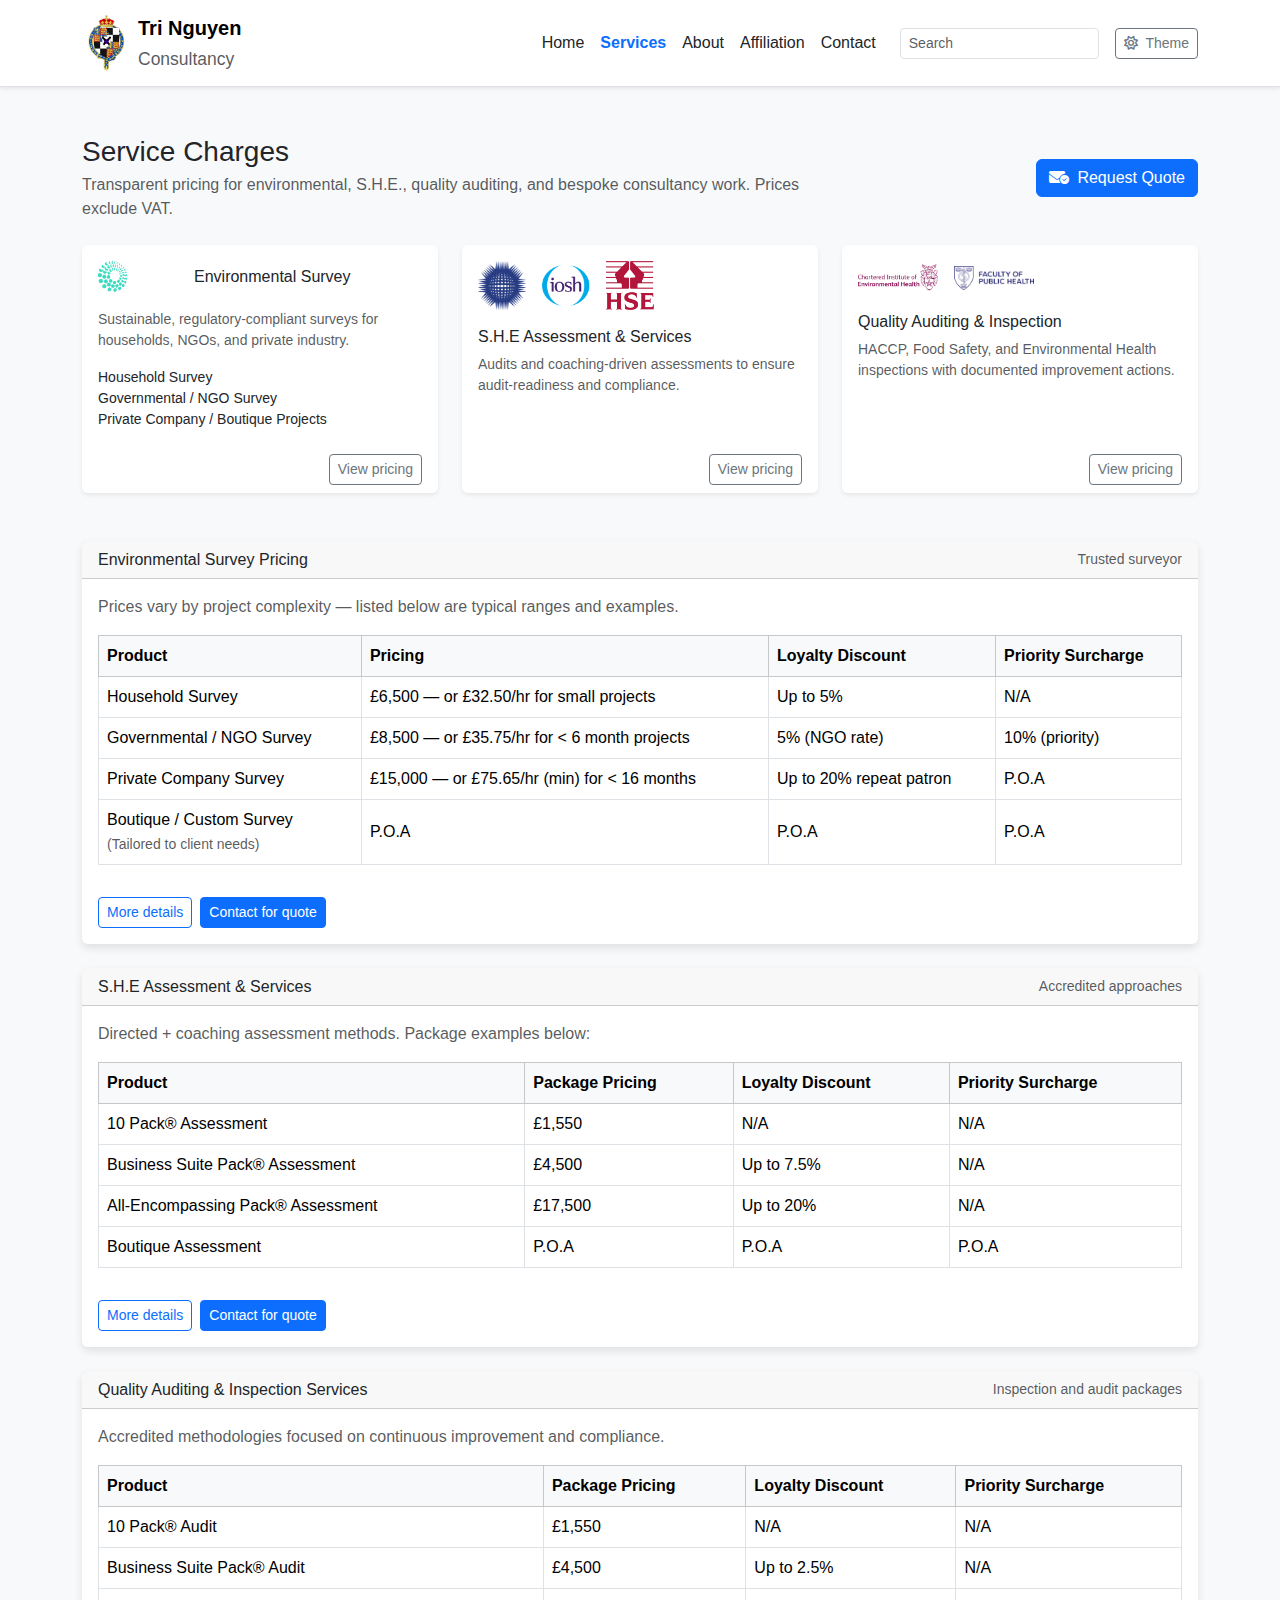
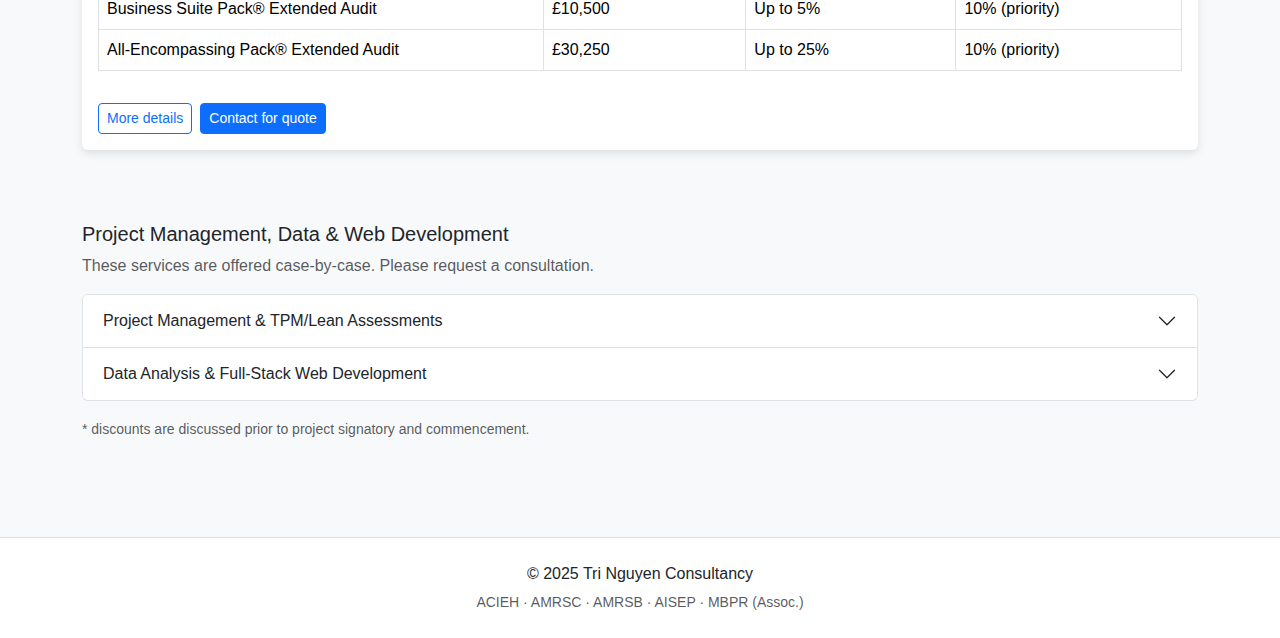
<file: services.htm>
<!doctype html>
<html lang="en">
<head>
  <meta charset="utf-8" />
  <meta name="viewport" content="width=device-width, initial-scale=1" />
  <title>Tri Nguyen Consultancy — Services</title>

  <!-- Bootstrap 5 CSS -->
  <link href="https://cdn.jsdelivr.net/npm/bootstrap@5.3.2/dist/css/bootstrap.min.css" rel="stylesheet">

  <!-- Font Awesome -->
  <link href="https://cdnjs.cloudflare.com/ajax/libs/font-awesome/6.5.0/css/all.min.css" rel="stylesheet">

  <!-- Custom CSS -->
  <link href="visual/css/asset.css" rel="stylesheet" />
</head>
<body class="bg-light">

  <!-- NAVBAR -->
  <header>
    <nav class="navbar navbar-expand-lg navbar-light bg-white border-bottom shadow-sm">
      <div class="container">
        <a class="navbar-brand d-flex align-items-center" href="index.htm">
          <img src="./visual/img/Armv2.png" alt="Tri Nguyen logo" width="48" height="56" class="me-2">
          <div class="d-none d-md-block">
            <div class="fw-bold">Tri Nguyen</div>
            <small class="text-muted">Consultancy</small>
          </div>
        </a>

        <button class="navbar-toggler" type="button" data-bs-toggle="collapse" data-bs-target="#mainNav"
                aria-controls="mainNav" aria-expanded="false" aria-label="Toggle navigation">
          <span class="navbar-toggler-icon"></span>
        </button>

        <div class="collapse navbar-collapse" id="mainNav">
          <ul class="navbar-nav ms-auto align-items-lg-center mb-2 mb-lg-0">
            <li class="nav-item"><a class="nav-link" href="index.htm">Home</a></li>
            <li class="nav-item"><a class="nav-link active" href="services.htm" aria-current="page">Services</a></li>
            <li class="nav-item"><a class="nav-link" href="about.htm">About</a></li>
            <li class="nav-item"><a class="nav-link" href="affiliation.htm">Affiliation</a></li>
            <li class="nav-item"><a class="nav-link" href="contact.htm">Contact</a></li>

            <li class="nav-item ms-3">
              <form class="d-flex" role="search" aria-label="Site search">
                <label for="navSearch" class="visually-hidden">Search</label>
                <input id="navSearch" class="form-control form-control-sm" type="search" placeholder="Search">
              </form>
            </li>

            <li class="nav-item ms-3">
              <button id="themeToggle" class="btn btn-outline-secondary btn-sm" aria-pressed="false" aria-label="Toggle light/dark theme">
                <i class="fa-regular fa-sun me-1"></i>
                <span class="d-none d-sm-inline">Theme</span>
              </button>
            </li>
          </ul>
        </div>
      </div>
    </nav>
  </header>

  <!-- MAIN CONTENT -->
  <main class="container py-5">

    <!-- Page header -->
    <div class="row align-items-center mb-4">
      <div class="col-md-8">
        <h1 class="h3 mb-1">Service Charges</h1>
        <p class="text-muted mb-0">Transparent pricing for environmental, S.H.E., quality auditing, and bespoke consultancy work. Prices exclude VAT.</p>
      </div>
      <div class="col-md-4 text-md-end mt-3 mt-md-0">
        <button class="btn btn-primary" data-bs-toggle="modal" data-bs-target="#quoteModal">
          <i class="fa-solid fa-envelope-circle-check me-2"></i>Request Quote
        </button>
      </div>
    </div>

    <!-- Services cards -->
    <section class="mb-5">
      <div class="row g-4">
        <div class="col-lg-4">
          <div class="card h-100 shadow-sm">
            <div class="card-body">
              <div class="d-flex align-items-center mb-3">
                <img src="./visual/img/ISEP.png" alt="ISEP logo" width="80" height="32" class="me-3">
                <h3 class="h6 mb-0">Environmental Survey</h3>
              </div>
              <p class="small text-muted">Sustainable, regulatory-compliant surveys for households, NGOs, and private industry.</p>
              <ul class="list-unstyled small mb-0">
                <li>Household Survey</li>
                <li>Governmental / NGO Survey</li>
                <li>Private Company / Boutique Projects</li>
              </ul>
            </div>
            <div class="card-footer bg-transparent border-0 text-end">
              <a href="#envPricing" class="btn btn-sm btn-outline-secondary">View pricing</a>
            </div>
          </div>
        </div>

        <div class="col-lg-4">
          <div class="card h-100 shadow-sm">
            <div class="card-body">
              <div class="d-flex align-items-center mb-3">
                <img src="./visual/img/NEBOSH.png" alt="NEBOSH logo" width="48" height="48" class="me-3">
                <img src="./visual/img/IOSH.png" alt="IOSH logo" width="48" height="48" class="me-3">
                <img src="./visual/img/HSE.png" alt="HSE logo" width="48" height="48">
              </div>
              <h3 class="h6">S.H.E Assessment & Services</h3>
              <p class="small text-muted">Audits and coaching-driven assessments to ensure audit-readiness and compliance.</p>
            </div>
            <div class="card-footer bg-transparent border-0 text-end">
              <a href="#shePricing" class="btn btn-sm btn-outline-secondary">View pricing</a>
            </div>
          </div>
        </div>

        <div class="col-lg-4">
          <div class="card h-100 shadow-sm">
            <div class="card-body">
              <div class="d-flex align-items-center mb-3">
                <img src="./visual/img/CIEH.png" alt="CIEH logo" width="80" height="36" class="me-3">
                <img src="./visual/img/FPH.png" alt="FPH logo" width="80" height="24">
              </div>
              <h3 class="h6">Quality Auditing & Inspection</h3>
              <p class="small text-muted">HACCP, Food Safety, and Environmental Health inspections with documented improvement actions.</p>
            </div>
            <div class="card-footer bg-transparent border-0 text-end">
              <a href="#qaPricing" class="btn btn-sm btn-outline-secondary">View pricing</a>
            </div>
          </div>
        </div>
      </div>
    </section>

    <!-- Pricing tables -->
    <section class="mb-5">
      <div class="row">
        <!-- Environmental -->
        <div class="col-lg-12 mb-4" id="envPricing">
          <div class="card">
            <div class="card-header d-flex justify-content-between align-items-center">
              <h4 class="h6 mb-0">Environmental Survey Pricing</h4>
              <small class="text-muted">Trusted surveyor</small>
            </div>
            <div class="card-body">
              <p class="text-muted">Prices vary by project complexity — listed below are typical ranges and examples.</p>
              <div class="table-responsive">
                <table class="table table-bordered align-middle">
                  <thead class="table-light">
                    <tr>
                      <th>Product</th>
                      <th>Pricing</th>
                      <th>Loyalty Discount</th>
                      <th>Priority Surcharge</th>
                    </tr>
                  </thead>
                  <tbody>
                    <tr>
                      <td>Household Survey</td>
                      <td>£6,500 — or £32.50/hr for small projects</td>
                      <td>Up to 5%</td>
                      <td>N/A</td>
                    </tr>
                    <tr>
                      <td>Governmental / NGO Survey</td>
                      <td>£8,500 — or £35.75/hr for < 6 month projects</td>
                      <td>5% (NGO rate)</td>
                      <td>10% (priority)</td>
                    </tr>
                    <tr>
                      <td>Private Company Survey</td>
                      <td>£15,000 — or £75.65/hr (min) for < 16 months</td>
                      <td>Up to 20% repeat patron</td>
                      <td>P.O.A</td>
                    </tr>
                    <tr>
                      <td>Boutique / Custom Survey <br><small class="text-muted">(Tailored to client needs)</small></td>
                      <td>P.O.A</td>
                      <td>P.O.A</td>
                      <td>P.O.A</td>
                    </tr>
                  </tbody>
                </table>
              </div>

              <div class="mt-3 d-flex flex-wrap gap-2">
                <button class="btn btn-outline-primary btn-sm" data-bs-toggle="collapse" data-bs-target="#envDetails">More details</button>
                <a href="contact.htm" class="btn btn-primary btn-sm">Contact for quote</a>
              </div>

              <div class="collapse mt-3" id="envDetails">
                <div class="card card-body">
                  <p class="mb-0">Detailed scope, timescales, and resource requirements are determined after the initial scoping call. Travel and laboratory fees may be additional.</p>
                </div>
              </div>
            </div>
          </div>
        </div>

        <!-- S.H.E -->
        <div class="col-lg-12 mb-4" id="shePricing">
          <div class="card">
            <div class="card-header d-flex justify-content-between align-items-center">
              <h4 class="h6 mb-0">S.H.E Assessment & Services</h4>
              <small class="text-muted">Accredited approaches</small>
            </div>
            <div class="card-body">
              <p class="text-muted">Directed + coaching assessment methods. Package examples below:</p>

              <div class="table-responsive">
                <table class="table table-bordered align-middle">
                  <thead class="table-light">
                    <tr>
                      <th>Product</th>
                      <th>Package Pricing</th>
                      <th>Loyalty Discount</th>
                      <th>Priority Surcharge</th>
                    </tr>
                  </thead>
                  <tbody>
                    <tr>
                      <td>10 Pack® Assessment</td>
                      <td>£1,550</td>
                      <td>N/A</td>
                      <td>N/A</td>
                    </tr>
                    <tr>
                      <td>Business Suite Pack® Assessment</td>
                      <td>£4,500</td>
                      <td>Up to 7.5%</td>
                      <td>N/A</td>
                    </tr>
                    <tr>
                      <td>All-Encompassing Pack® Assessment</td>
                      <td>£17,500</td>
                      <td>Up to 20%</td>
                      <td>N/A</td>
                    </tr>
                    <tr>
                      <td>Boutique Assessment</td>
                      <td>P.O.A</td>
                      <td>P.O.A</td>
                      <td>P.O.A</td>
                    </tr>
                  </tbody>
                </table>
              </div>
              <div class="mt-3 d-flex flex-wrap gap-2">
                <button class="btn btn-outline-primary btn-sm" data-bs-toggle="collapse" data-bs-target="#sheDetails">More details</button>
                <a href="contact.htm" class="btn btn-primary btn-sm">Contact for quote</a>
              </div>

              <div class="collapse mt-3" id="sheDetails">
                <div class="card card-body">
                  <p class="mb-0">Detailed scope, timescales, and resource requirements are determined after the initial scoping call. </p>
                </div>
              </div>
            </div>
          </div>
        </div>

        <!-- Quality Auditing -->
        <div class="col-lg-12 mb-4" id="qaPricing">
          <div class="card">
            <div class="card-header d-flex justify-content-between align-items-center">
              <h4 class="h6 mb-0">Quality Auditing & Inspection Services</h4>
              <small class="text-muted">Inspection and audit packages</small>
            </div>
            <div class="card-body">
              <p class="text-muted">Accredited methodologies focused on continuous improvement and compliance.</p>

              <div class="table-responsive">
                <table class="table table-bordered align-middle">
                  <thead class="table-light">
                    <tr>
                      <th>Product</th>
                      <th>Package Pricing</th>
                      <th>Loyalty Discount</th>
                      <th>Priority Surcharge</th>
                    </tr>
                  </thead>
                  <tbody>
                    <tr>
                      <td>10 Pack® Audit</td>
                      <td>£1,550</td>
                      <td>N/A</td>
                      <td>N/A</td>
                    </tr>
                    <tr>
                      <td>Business Suite Pack® Audit</td>
                      <td>£4,500</td>
                      <td>Up to 2.5%</td>
                      <td>N/A</td>
                    </tr>
                    <tr>
                      <td>Business Suite Pack® Extended Audit</td>
                      <td>£10,500</td>
                      <td>Up to 5%</td>
                      <td>10% (priority)</td>
                    </tr>
                    <tr>
                      <td>All-Encompassing Pack® Extended Audit</td>
                      <td>£30,250</td>
                      <td>Up to 25%</td>
                      <td>10% (priority)</td>
                    </tr>
                  </tbody>
                </table>
              </div>
              <div class="mt-3 d-flex flex-wrap gap-2">
                <button class="btn btn-outline-primary btn-sm" data-bs-toggle="collapse" data-bs-target="#qaDetails">More details</button>
                <a href="contact.htm" class="btn btn-primary btn-sm">Contact for quote</a>
              </div>

              <div class="collapse mt-3" id="qaDetails">
                <div class="card card-body">
                  <p class="mb-0">Detailed scope, timescales, and resource requirements are determined after the initial scoping call. This may include an initial in person visit which is costed separately. </p>
                </div>
              </div>
            </div>
          </div>
        </div>
      </div>
    </section>

    <!-- Accordion for additional services -->
    <section class="mb-5">
      <h2 class="h5">Project Management, Data & Web Development</h2>
      <p class="text-muted">These services are offered case-by-case. Please request a consultation.</p>

      <div class="accordion" id="otherServicesAccordion">
        <div class="accordion-item">
          <h3 class="accordion-header" id="accOneHeading">
            <button class="accordion-button collapsed" type="button" data-bs-toggle="collapse" data-bs-target="#accOne" aria-expanded="false" aria-controls="accOne">
              Project Management & TPM/Lean Assessments
            </button>
          </h3>
          <div id="accOne" class="accordion-collapse collapse" aria-labelledby="accOneHeading" data-bs-parent="#otherServicesAccordion">
            <div class="accordion-body small">
              Tailored TPM and Lean assessments, coaching, and implementation support for operations optimisation. Free initial consultation upon request.
            </div>
          </div>
        </div>

        <div class="accordion-item">
          <h3 class="accordion-header" id="accTwoHeading">
            <button class="accordion-button collapsed" type="button" data-bs-toggle="collapse" data-bs-target="#accTwo" aria-expanded="false" aria-controls="accTwo">
              Data Analysis & Full-Stack Web Development
            </button>
          </h3>
          <div id="accTwo" class="accordion-collapse collapse" aria-labelledby="accTwoHeading" data-bs-parent="#otherServicesAccordion">
            <div class="accordion-body small">
              Case-by-case web & data projects: automation, dashboards, bespoke web applications. Free initial consultation upon request.
            </div>
          </div>
        </div>
      </div>
      <p class="mt-3"><small class="text-muted">* discounts are discussed prior to project signatory and commencement.</small></p>
    </section>

  </main>

  <!-- FOOTER -->
  <footer class="bg-white border-top py-4">
    <div class="container text-center">
      <p class="mb-1">&copy; 2025 Tri Nguyen Consultancy</p>
      <small class="text-muted">ACIEH · AMRSC · AMRSB · AISEP · MBPR (Assoc.)</small>
    </div>
  </footer>

  <!-- Quote Modal -->
  <div class="modal fade" id="quoteModal" tabindex="-1" aria-labelledby="quoteModalLabel" aria-hidden="true">
    <div class="modal-dialog modal-dialog-centered modal-lg">
      <div class="modal-content">
        <div class="modal-header">
          <h5 class="modal-title" id="quoteModalLabel">Request a Quote — Tri Nguyen Consultancy</h5>
          <button type="button" class="btn-close" data-bs-dismiss="modal" aria-label="Close"></button>
        </div>

        <form id="quoteForm" class="needs-validation" novalidate>
          <div class="modal-body">
            <div class="row g-3">
              <div class="col-md-6">
                <label for="qName" class="form-label">Full name</label>
                <input id="qName" name="name" type="text" class="form-control" required>
                <div class="invalid-feedback">Please enter your name.</div>
              </div>
              <div class="col-md-6">
                <label for="qEmail" class="form-label">Email</label>
                <input id="qEmail" name="email" type="email" class="form-control" required>
                <div class="invalid-feedback">Please enter a valid email.</div>
              </div>
              <div class="col-12">
                <label for="qType" class="form-label">Service of interest</label>
                <select id="qType" name="service" class="form-select" required>
                  <option value="">Choose...</option>
                  <option>Environmental Survey</option>
                  <option>S.H.E Assessment</option>
                  <option>Quality Auditing</option>
                  <option>Project Management / Web Dev</option>
                </select>
                <div class="invalid-feedback">Please select a service.</div>
              </div>
              <div class="col-12">
                <label for="qSummary" class="form-label">Project summary</label>
                <textarea id="qSummary" name="summary" class="form-control" rows="5" placeholder="Brief description"></textarea>
              </div>
            </div>
          </div>
          <div class="modal-footer">
            <button type="reset" class="btn btn-outline-secondary">Clear</button>
            <button type="submit" class="btn btn-primary">Send request</button>
          </div>
        </form>
      </div>
    </div>
  </div>

  <!-- Bootstrap JS Bundle -->
  <script src="https://cdn.jsdelivr.net/npm/bootstrap@5.3.2/dist/js/bootstrap.bundle.min.js"></script>

  <!-- Theme Toggle JS -->
  <script>
  const themeToggle = document.getElementById('themeToggle');
  const body = document.body;

  // 1. Apply saved theme on page load
  if (localStorage.getItem('theme') === 'dark') {
    body.classList.add('dark-mode');
    themeToggle.querySelector('i').classList.remove('fa-sun');
    themeToggle.querySelector('i').classList.add('fa-moon');
  }

  // 2. Toggle theme on button click
  themeToggle.addEventListener('click', () => {
    body.classList.toggle('dark-mode');
    const icon = themeToggle.querySelector('i');

    if (body.classList.contains('dark-mode')) {
      localStorage.setItem('theme', 'dark'); // save preference
      icon.classList.remove('fa-sun');
      icon.classList.add('fa-moon');
    } else {
      localStorage.setItem('theme', 'light'); // save preference
      icon.classList.remove('fa-moon');
      icon.classList.add('fa-sun');
    }
  });
</script>
</body>
</html>
</file>
<file: visual/css/asset.css>
/* ==========================
   Base Styles (Light Mode)
========================== */

body {
  font-family: "Segoe UI", sans-serif;
  background-color: #f8f9fa; /* light background */
  color: #212529; /* dark text */
  transition: background-color 0.3s, color 0.3s;
}

a {
  text-decoration: none;
  color: #0d6efd;
  transition: color 0.3s;
}

a:hover {
  color: #0a58ca;
  text-decoration: underline;
}

/* Navbar */
.navbar {
  transition: background-color 0.3s, color 0.3s;
}

.navbar .nav-link {
  color: #212529;
  transition: color 0.3s;
}

.navbar .nav-link.active {
  font-weight: 600;
  color: #0d6efd;
}

/* Cards */
.card {
  background-color: #ffffff;
  color: #212529;
  transition: background-color 0.3s, color 0.3s, box-shadow 0.5s;
  border: none;
  box-shadow: 0 0.25rem 0.5rem rgba(0, 0, 0, 0.1);
}

/* Buttons */
.btn-primary {
  background-color: #0d6efd;
  border-color: #0d6efd;
}

.btn-outline-primary {
  color: #0d6efd;
  border-color: #0d6efd;
}

.btn-outline-primary:hover {
  background-color: #0d6efd;
  color: #fff;
}

.btn-outline-secondary {
  color: #6c757d;
  border-color: #6c757d;
}

.btn-outline-secondary:hover {
  background-color: #6c757d;
  color: #fff;
}

/* General Section */
section {
  transition: background-color 0.3s, color 0.3s;
}

/* Utility & Spacing */
img {
  max-width: 100%;
  height: auto;
}

blockquote {
  font-style: italic;
  border-left: 0.25rem solid #0d6efd;
  padding-left: 1rem;
}

blockquote footer {
  color: #6c757d;
}

/* ==========================
   Dark Mode (Enhanced Contrast)
========================== */

body.dark-mode {
  background-color: #101010 !important; /* overall dark background */
  color: #f0f0f0; /* brighter text for readability */
}

/* Links */
body.dark-mode a {
  color: #a7c8ff;
}

body.dark-mode .text-muted { 
  color: #9ecfff !important; 
}

body.dark-mode a:hover {
  color: #4e8cff;
  text-decoration: underline;
}

/* Navbar */
body.dark-mode .navbar {
  background-color: #1a1a1a !important;
  border-color: #333 !important;
}

body.dark-mode .navbar .nav-link {
  color: #f0f0f0 !important;
}

body.dark-mode .navbar .nav-link.active {
  color: #b89cff !important; /* accent purple */
}

/* Section Containers */
body.dark-mode section {
  background-color: #181818 !important;
  color: #f0f0f0;
}

/* Cards */
body.dark-mode .card {
  background-color: #242424 !important;
  color: #f5f5f5;
  box-shadow: 0 0.25rem 0.5rem rgba(0, 0, 0, 0.6);
}

body.dark-mode .card .text-muted {
  color: #dcdcdc !important;
}

/* Table Styling */
body.dark-mode .table,
body.dark-mode .table th,
body.dark-mode .table td {
  background-color: #202020;
  color: #f0f0f0;
  border-color: #444;
}

body.dark-mode .table-responsive {
  background-color: #1a1a1a;
  padding: 0.5rem;
  border-radius: 0.25rem;
}

/* Accordion */
body.dark-mode .accordion-button {
  background-color: #1e1e1e;
  color: #f0f0f0;
}

body.dark-mode .accordion-button:not(.collapsed) {
  background-color: #2a2a2a;
  color: #fff;
}

body.dark-mode .accordion-body {
  background-color: #1e1e1e;
  color: #f0f0f0;
}

/* Forms */
body.dark-mode .form-control,
body.dark-mode .form-select,
body.dark-mode .form-control:focus,
body.dark-mode .form-select:focus {
  background-color: #252525;
  color: #f5f5f5;
  border-color: #555;
}

body.dark-mode .form-control::placeholder {
  color: #bbb;
}

/* Modal */

body.dark-mode #successModal .modal-header {
  background-color: #b89cff !important;
}

body.dark-mode .modal-content {
  background-color: #1e1e1e;
  color: #f0f0f0;
  border-color: #333;
}

body.dark-mode .modal-header .btn-close {
  filter: invert(1);
}

/* Buttons */
body.dark-mode .btn-primary {
  background-color: #b89cff !important;
  border-color: #b89cff !important;
  color: #121212;
}

body.dark-mode .btn-primary:hover {
  background-color: #a78bfa !important;
}

body.dark-mode .btn-outline-primary {
  color: #b89cff;
  border-color: #b89cff;
}

body.dark-mode .btn-outline-primary:hover {
  background-color: #b89cff;
  color: #121212;
}

body.dark-mode .btn-outline-secondary {
  color: #ccc !important;
  border-color: #666 !important;
}

body.dark-mode .btn-outline-secondary:hover {
  background-color: #b0b0b0;
  color: #121212;
}

/* Blockquotes */
body.dark-mode blockquote {
  border-left-color: #9ecfff;
  color: #dcdcdc;
}

body.dark-mode blockquote footer {
  color: #b0cfff;
}

/* CTA Section */
body.dark-mode .bg-light.border-top {
  background-color: #1a1a1a !important;
  border-color: #333 !important;
  color: #f0f0f0;
}

/* Footer */
body.dark-mode footer {
  background-color: #1a1a1a !important;
  color: #dcdcdc !important;
  border-color: #333 !important;
}
</file>
